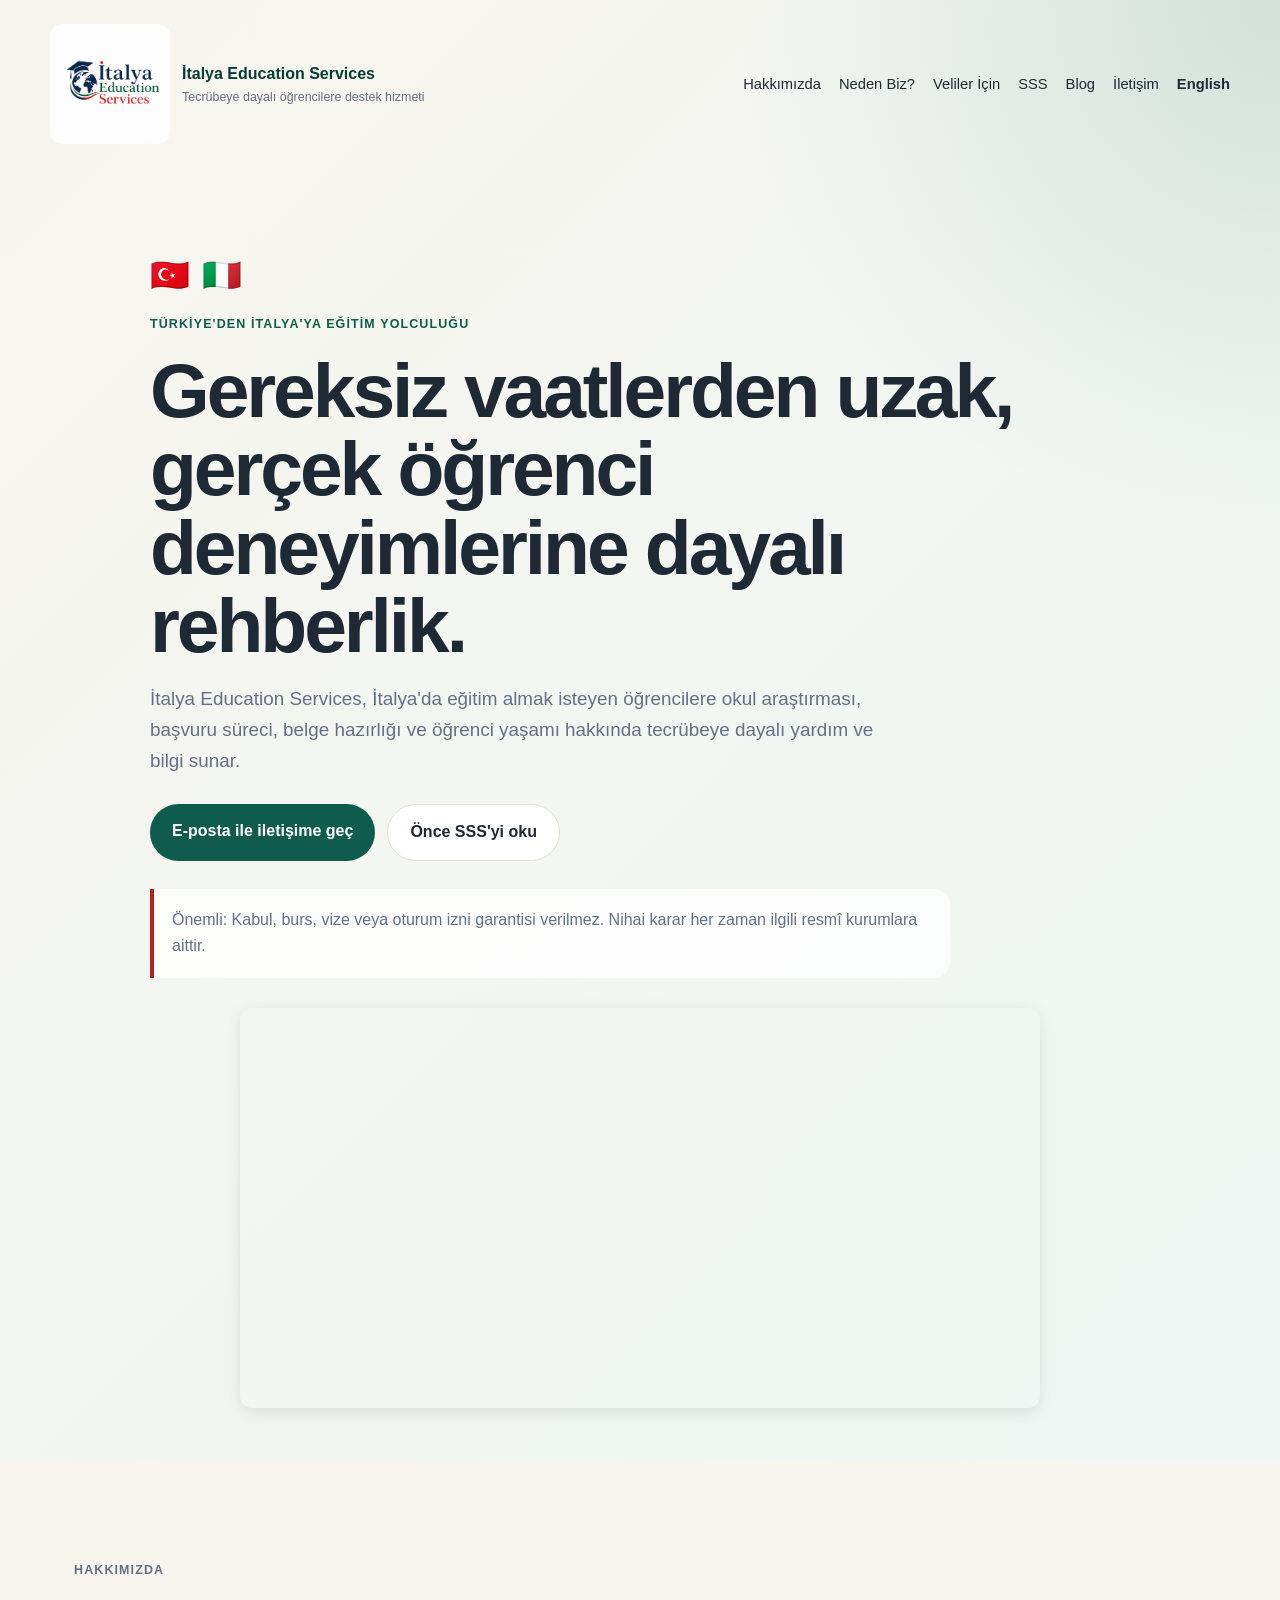
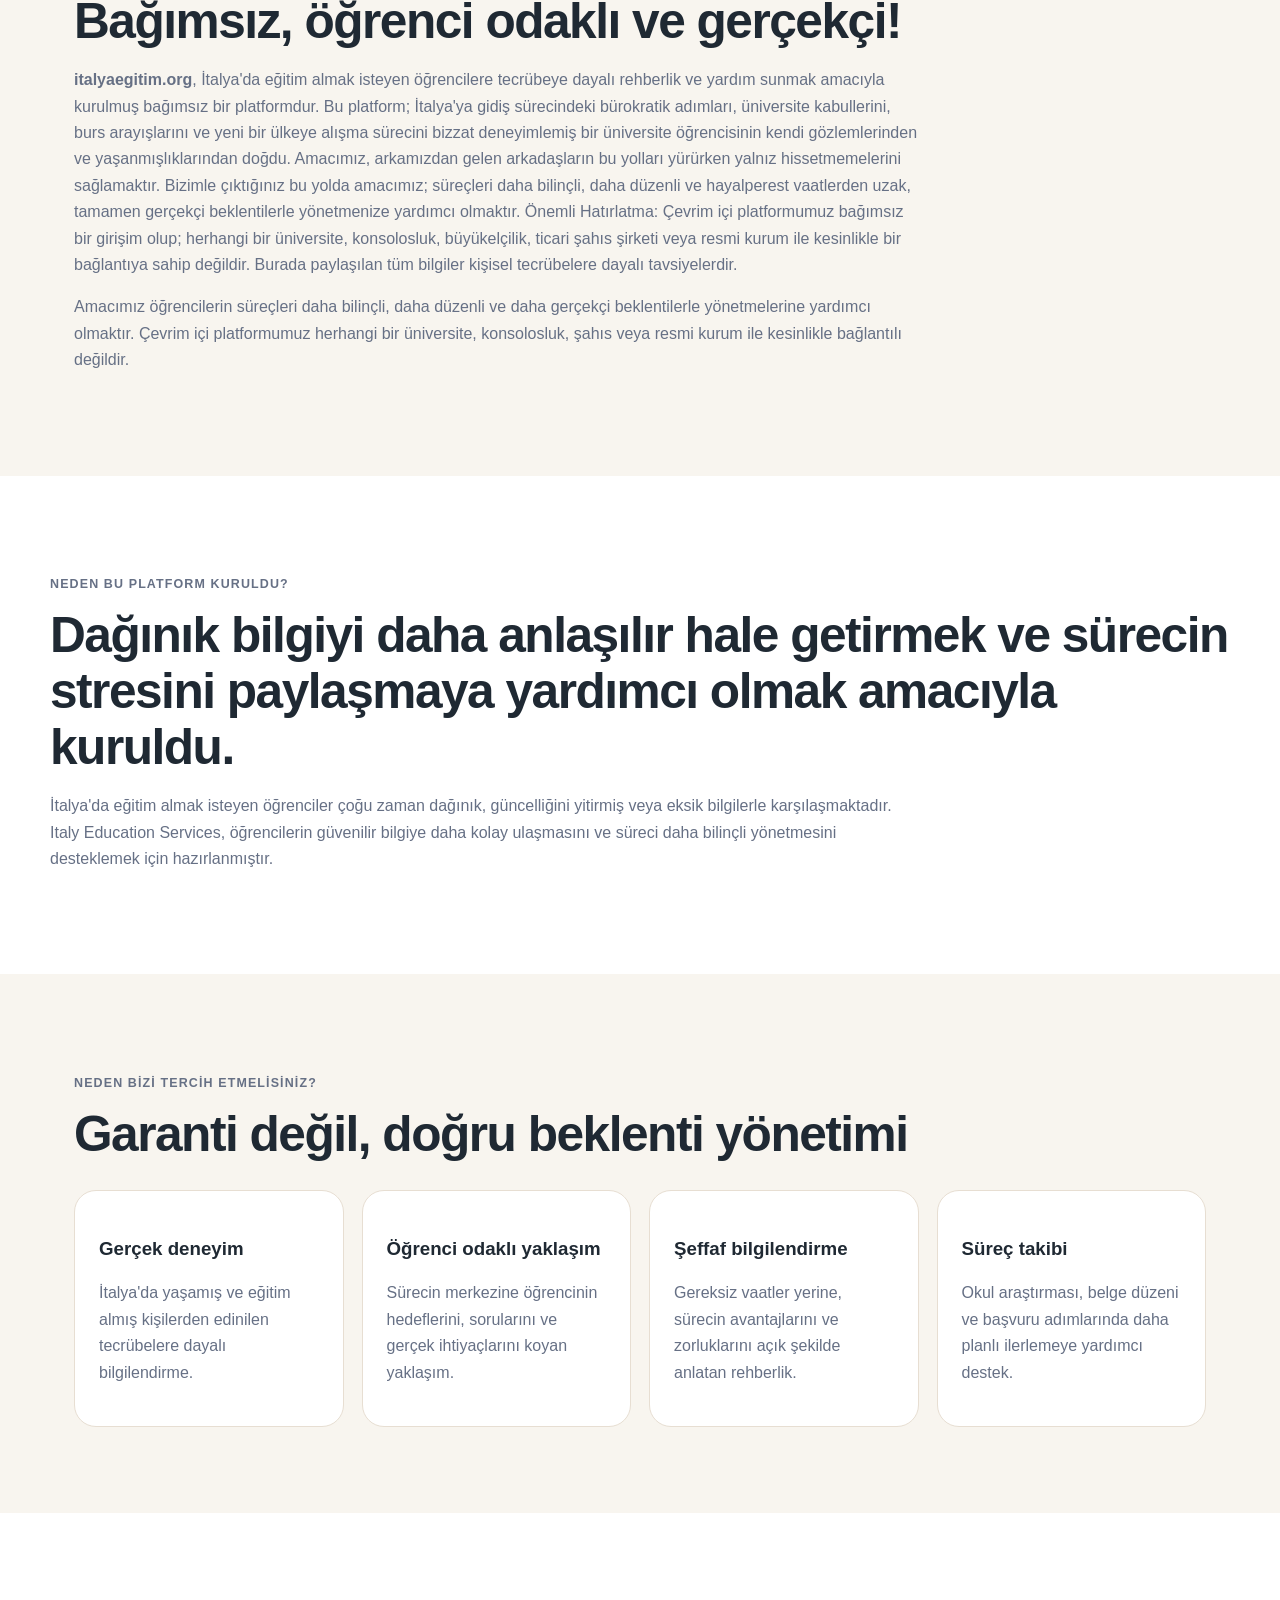
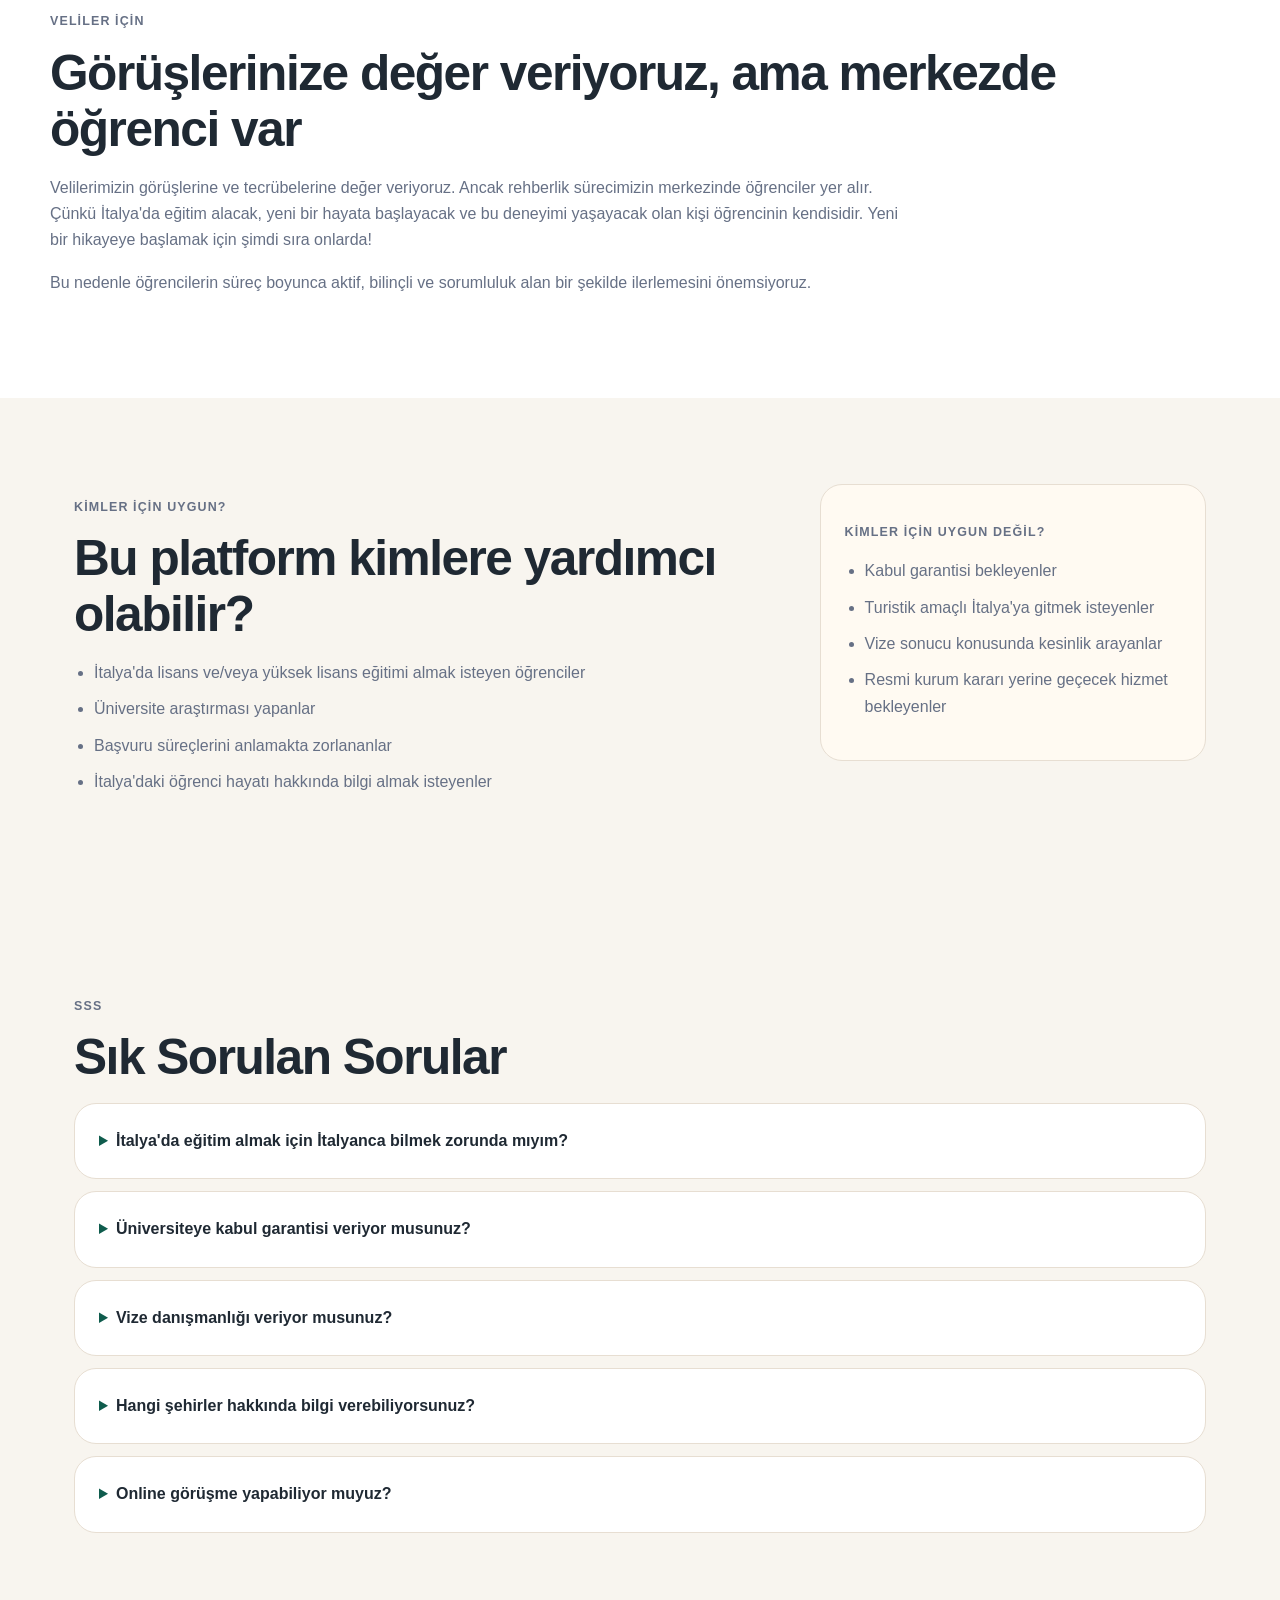
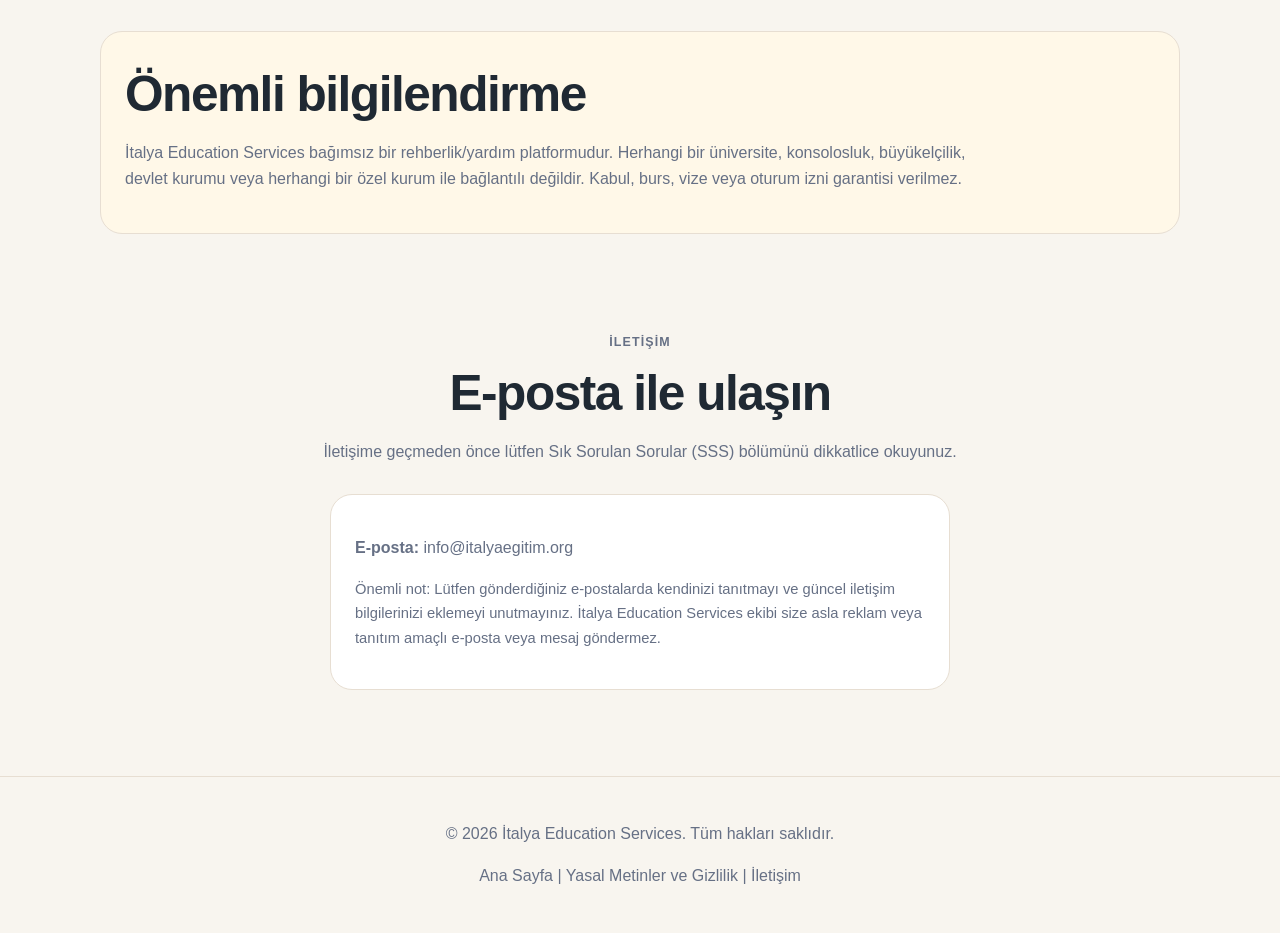
<file: index.html>
<!DOCTYPE html>
<html lang="tr">
<head>
  <meta charset="UTF-8" />
  <meta name="viewport" content="width=device-width, initial-scale=1.0" />
  <title>İtalya Education Services | İtalya'da Eğitim Rehberliği</title>
  <meta name="description" content="İtalya'da eğitim almak isteyen öğrenciler için gereksiz vaatlerden uzak, tecrübeye dayalı rehberlik platformu." />
  <link rel="stylesheet" href="style.css" />
  <link rel="apple-touch-icon" sizes="180x180" href="apple-touch-icon.png">
<link rel="icon" type="image/png" sizes="32x32" href="favicon-32x32.png">
<link rel="icon" type="image/png" sizes="16x16" href="favicon-16x16.png">
<link rel="icon" href="favicon.ico">
<link rel="manifest" href="site.webmanifest">
</head>
<body>
  <header class="hero">
    <nav class="navbar">
      <div class="brand">
        <img src="logo.jpg" alt="Italy Education Services Logo" class="site-logo">        <div>
          <div class="logo-text">İtalya Education Services</div>
          <div class="logo-subtext">Tecrübeye dayalı öğrencilere destek hizmeti</div>
        </div>
      </div>

      <div class="nav-links">
        <a href="#hakkimizda">Hakkımızda</a>
        <a href="#neden">Neden Biz?</a>
        <a href="#veliler">Veliler İçin</a>
        <a href="#sss">SSS</a>
        <a href="blog.html">Blog</a>      
        <a href="#iletisim">İletişim</a>
        <a href="en.html"><strong>English</strong></a> 
      </div>
    </nav>

    <section class="hero-content">
      <div class="flags">
        <span>🇹🇷</span>
        <span>🇮🇹</span>
      </div>
      <p class="eyebrow">Türkiye'den İtalya'ya eğitim yolculuğu</p>
      <h1>Gereksiz vaatlerden uzak, gerçek öğrenci deneyimlerine dayalı rehberlik.</h1>
      <p class="hero-text">
        İtalya Education Services, İtalya'da eğitim almak isteyen öğrencilere okul araştırması,
        başvuru süreci, belge hazırlığı ve öğrenci yaşamı hakkında tecrübeye dayalı yardım ve bilgi sunar.
      </p>
      <div class="hero-buttons">
        <a class="button" href="#iletisim">E-posta ile iletişime geç</a>
        <a class="secondary-button" href="#sss">Önce SSS'yi oku</a>
      </div>
      <p class="notice">
    Önemli: Kabul, burs, vize veya oturum izni garantisi verilmez. Nihai karar her zaman ilgili resmî kurumlara aittir.
   </p>
 
   <div class="video-container">
     <video autoplay loop muted playsinline>
       <source src="jenerik.mp4" type="video/mp4">
       Tarayıcınız video etiketini desteklemiyor.
     </video>
   </div>
 
 </section>
  </header>

  <main>
    <section id="hakkimizda" class="section">
      <p class="section-label">Hakkımızda</p>
      <h2>Bağımsız, öğrenci odaklı ve gerçekçi!</h2>
      <p>
       <strong>italyaegitim.org</strong>, İtalya'da eğitim almak isteyen öğrencilere tecrübeye dayalı rehberlik ve yardım sunmak amacıyla kurulmuş bağımsız bir platformdur.
Bu platform; İtalya'ya gidiş sürecindeki bürokratik adımları, üniversite kabullerini, burs arayışlarını ve yeni bir ülkeye alışma sürecini bizzat deneyimlemiş bir üniversite öğrencisinin kendi gözlemlerinden ve yaşanmışlıklarından doğdu. Amacımız, arkamızdan gelen arkadaşların bu yolları yürürken yalnız hissetmemelerini sağlamaktır.
Bizimle çıktığınız bu yolda amacımız; süreçleri daha bilinçli, daha düzenli ve hayalperest vaatlerden uzak, tamamen gerçekçi beklentilerle yönetmenize yardımcı olmaktır.
Önemli Hatırlatma: Çevrim içi platformumuz bağımsız bir girişim olup; herhangi bir üniversite, konsolosluk, büyükelçilik, ticari şahıs şirketi veya resmi kurum ile kesinlikle bir bağlantıya sahip değildir. Burada paylaşılan tüm bilgiler kişisel tecrübelere dayalı tavsiyelerdir.      </p>
      <p>
        Amacımız öğrencilerin süreçleri daha bilinçli, daha düzenli ve daha gerçekçi beklentilerle
        yönetmelerine yardımcı olmaktır. Çevrim içi platformumuz herhangi bir üniversite, konsolosluk, şahıs veya resmi kurum ile kesinlikle bağlantılı değildir.
      </p>
    </section>

    <section class="section alt">
      <p class="section-label">Neden Bu Platform Kuruldu?</p>
      <h2>Dağınık bilgiyi daha anlaşılır hale getirmek ve sürecin stresini paylaşmaya yardımcı olmak amacıyla kuruldu. </h2>
      <p>
        İtalya'da eğitim almak isteyen öğrenciler çoğu zaman dağınık, güncelliğini yitirmiş veya
        eksik bilgilerle karşılaşmaktadır. Italy Education Services, öğrencilerin güvenilir bilgiye
        daha kolay ulaşmasını ve süreci daha bilinçli yönetmesini desteklemek için hazırlanmıştır.
      </p>
    </section>

    <section id="neden" class="section">
      <p class="section-label">Neden Bizi Tercih Etmelisiniz?</p>
      <h2>Garanti değil, doğru beklenti yönetimi</h2>
      <div class="cards">
        <article class="card">
          <h3>Gerçek deneyim</h3>
          <p>İtalya'da yaşamış ve eğitim almış kişilerden edinilen tecrübelere dayalı bilgilendirme.</p>
        </article>
        <article class="card">
          <h3>Öğrenci odaklı yaklaşım</h3>
          <p>Sürecin merkezine öğrencinin hedeflerini, sorularını ve gerçek ihtiyaçlarını koyan yaklaşım.</p>
        </article>
        <article class="card">
          <h3>Şeffaf bilgilendirme</h3>
          <p>Gereksiz vaatler yerine, sürecin avantajlarını ve zorluklarını açık şekilde anlatan rehberlik.</p>
        </article>
        <article class="card">
          <h3>Süreç takibi</h3>
          <p>Okul araştırması, belge düzeni ve başvuru adımlarında daha planlı ilerlemeye yardımcı destek.</p>
        </article>
      </div>
    </section>

    <section id="veliler" class="section alt">
      <p class="section-label">Veliler İçin</p>
      <h2>Görüşlerinize değer veriyoruz, ama merkezde öğrenci var</h2>
      <p>
        Velilerimizin görüşlerine ve tecrübelerine değer veriyoruz. Ancak rehberlik sürecimizin merkezinde
        öğrenciler yer alır. Çünkü İtalya'da eğitim alacak, yeni bir hayata başlayacak ve bu deneyimi
        yaşayacak olan kişi öğrencinin kendisidir. Yeni bir hikayeye başlamak için şimdi sıra onlarda!
      </p>
      <p>
        Bu nedenle öğrencilerin süreç boyunca aktif, bilinçli ve sorumluluk alan bir şekilde ilerlemesini önemsiyoruz.
      </p>
    </section>

    <section class="section two-column">
      <div>
        <p class="section-label">Kimler İçin Uygun?</p>
        <h2>Bu platform kimlere yardımcı olabilir?</h2>
        <ul class="check-list">
          <li>İtalya'da lisans ve/veya yüksek lisans eğitimi almak isteyen öğrenciler</li>
          <li>Üniversite araştırması yapanlar</li> 
          <li>Başvuru süreçlerini anlamakta zorlananlar</li>
          <li>İtalya'daki öğrenci hayatı hakkında bilgi almak isteyenler</li>
        </ul>
      </div>
      <div class="warning-box">
        <p class="section-label">Kimler İçin Uygun Değil?</p>
        <ul>
          <li>Kabul garantisi bekleyenler</li>
          <li>Turistik amaçlı İtalya'ya gitmek isteyenler</li> 
          <li>Vize sonucu konusunda kesinlik arayanlar</li>
          <li>Resmi kurum kararı yerine geçecek hizmet bekleyenler</li>
        </ul>
      </div>
    </section>

    <section id="sss" class="section faq">
      <p class="section-label">SSS</p>
      <h2>Sık Sorulan Sorular</h2>

      <details>
        <summary>İtalya'da eğitim almak için İtalyanca bilmek zorunda mıyım?</summary>
        <p>Hayır. Programa göre İngilizce veya İtalyanca şartları değişebilir. Ancak günlük yaşamda İtalyanca bilmek sosyal çevre kurmak ve pratik işleri halletmek için büyük avantaj sağlar.</p>
      </details>

      <details>
        <summary>Üniversiteye kabul garantisi veriyor musunuz?</summary>
        <p>Hayır. Üniversitelerin kabul kararları tamamen ilgili kurumlara aittir.</p>
      </details>

      <details>
        <summary>Vize danışmanlığı veriyor musunuz?</summary>
        <p>Hayır. Sunulan hizmet resmi vize danışmanlığı kapsamında değildir. Vize, oturum izni ve resmi kurum kararları hakkında garanti verilmez.</p>
      </details>

      <details>
        <summary>Hangi şehirler hakkında bilgi verebiliyorsunuz?</summary>
        <p>Özellikle Toskana bölgesi, yani Pisa, Floransa ve Siena başta olmak üzere genel olarak İtalya'daki öğrenci yaşamı hakkında deneyim paylaşılmaktadır.</p>
      </details>

      <details>
        <summary>Online görüşme yapabiliyor muyuz?</summary>
        <p>E-posta yoluyla iletişime geçmeniz ve kendinizi kısaca tanıtmanız halinde, yoğunluğa bağlı olarak, genellikle 1 iş günü içinde dönüş yapılır.</p>
      </details>
    </section>

    <section class="section disclaimer">
      <h2>Önemli bilgilendirme</h2>
      <p>
        İtalya Education Services bağımsız bir rehberlik/yardım platformudur. Herhangi bir üniversite, konsolosluk,
        büyükelçilik, devlet kurumu veya herhangi bir özel kurum ile bağlantılı değildir. Kabul, burs, vize veya oturum izni garantisi verilmez. 
      </p>
    </section>

    <section id="iletisim" class="section contact">
      <p class="section-label">İletişim</p>
      <h2>E-posta ile ulaşın</h2>
      <p>
        İletişime geçmeden önce lütfen Sık Sorulan Sorular (SSS) bölümünü dikkatlice okuyunuz.
      </p>
      <div class="contact-box">
        <p><strong>E-posta:</strong> <a href="mailto:info@italyaegitim.org">info@italyaegitim.org</a></p>
        <p class="small-note">
          Önemli not: Lütfen gönderdiğiniz e-postalarda kendinizi tanıtmayı ve güncel iletişim bilgilerinizi eklemeyi unutmayınız. İtalya Education Services ekibi size asla reklam veya tanıtım amaçlı e-posta veya mesaj göndermez.
        </p>
      </div>
    </section>
  </main>

 <footer>
  <p>© 2026 İtalya Education Services. Tüm hakları saklıdır.</p>

  <p>
   <a href="index.html">Ana Sayfa</a>
|
<a href="yasal.html">Yasal Metinler ve Gizlilik</a>
|
<a href="mailto:info@italyaegitim.org">İletişim</a>  </p>
</footer>
</body>
</html>
</file>
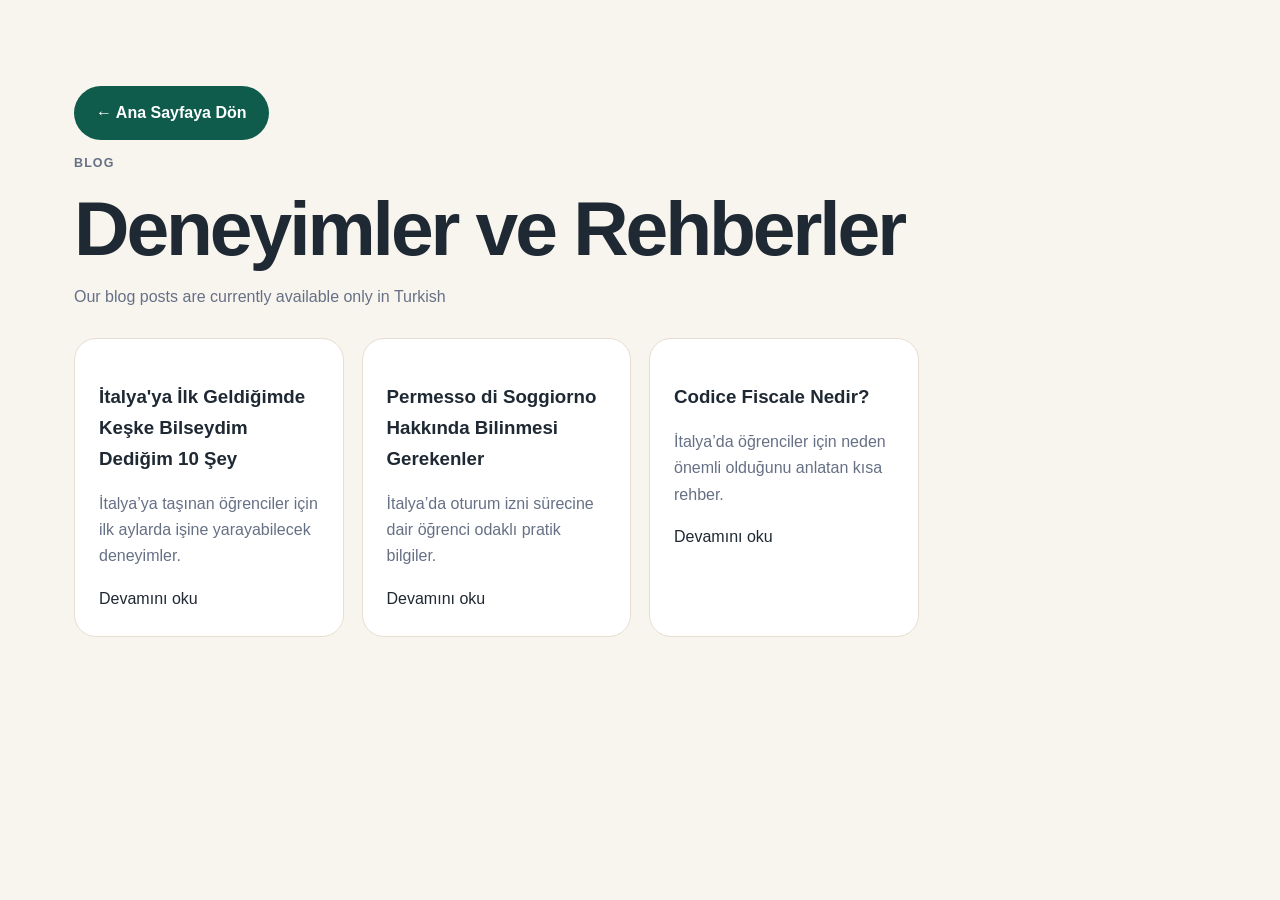
<file: blog.html>
<!DOCTYPE html>
<html lang="tr">
<head>
  <meta charset="UTF-8">
  <meta name="viewport" content="width=device-width, initial-scale=1.0">
  <title>Blog | Italy Education Services</title>
  <link rel="stylesheet" href="style.css">
</head>

<body>
  <section class="section">

    <a href="index.html" class="button">← Ana Sayfaya Dön</a>

    <p class="section-label">Blog</p>
    <h1>Deneyimler ve Rehberler</h1>
    <p>Our blog posts are currently available only in Turkish</p>

    <div class="cards">
      <article class="card">
        <h3>İtalya'ya İlk Geldiğimde Keşke Bilseydim Dediğim 10 Şey</h3>
        <p>İtalya’ya taşınan öğrenciler için ilk aylarda işine yarayabilecek deneyimler.</p>
        <a href="italya-ilk-gunler.html">Devamını oku</a>      </article>
      <article class="card">
        <h3>Permesso di Soggiorno Hakkında Bilinmesi Gerekenler</h3>
        <p>İtalya’da oturum izni sürecine dair öğrenci odaklı pratik bilgiler.</p>
        <a href="permesso.html">Devamını oku</a>
      </article>

      <article class="card">
        <h3>Codice Fiscale Nedir?</h3>
        <p>İtalya’da öğrenciler için neden önemli olduğunu anlatan kısa rehber.</p>
        <a href="codice-fiscale.html">Devamını oku</a>
      </article>
    </div>
  </section>
</body>
</html>
</file>
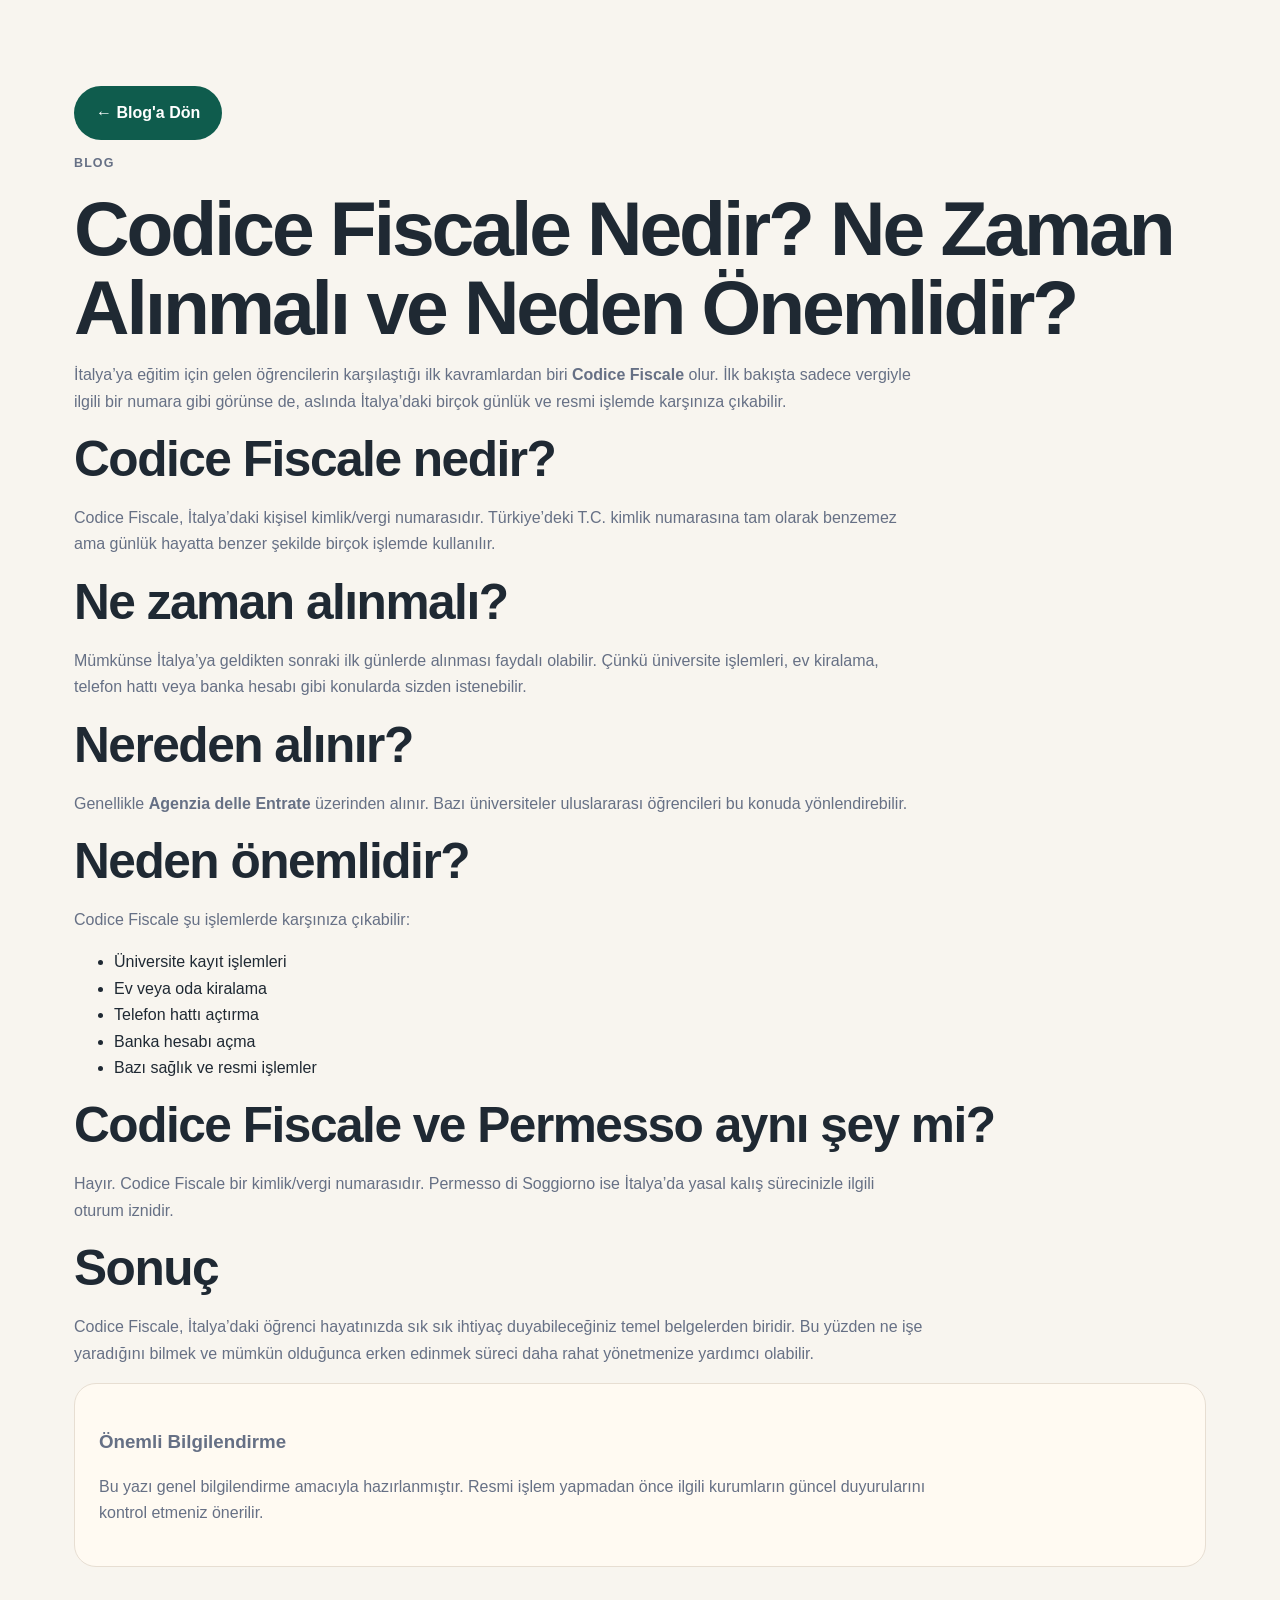
<file: codice-fiscale.html>
<!DOCTYPE html>
<html lang="tr">
<head>
<meta charset="UTF-8">
<meta name="viewport" content="width=device-width, initial-scale=1.0">
<title>Codice Fiscale Nedir? | Italy Education Services</title>
<link rel="stylesheet" href="style.css">
</head>

<body>
<section class="section">

<a href="blog.html" class="button">← Blog'a Dön</a>

<p class="section-label">BLOG</p>

<h1>Codice Fiscale Nedir? Ne Zaman Alınmalı ve Neden Önemlidir?</h1>

<p>
İtalya’ya eğitim için gelen öğrencilerin karşılaştığı ilk kavramlardan biri <strong>Codice Fiscale</strong> olur.
İlk bakışta sadece vergiyle ilgili bir numara gibi görünse de, aslında İtalya’daki birçok günlük ve resmi işlemde karşınıza çıkabilir.
</p>

<h2>Codice Fiscale nedir?</h2>

<p>
Codice Fiscale, İtalya’daki kişisel kimlik/vergi numarasıdır. Türkiye’deki T.C. kimlik numarasına tam olarak benzemez ama günlük hayatta benzer şekilde birçok işlemde kullanılır.
</p>

<h2>Ne zaman alınmalı?</h2>

<p>
Mümkünse İtalya’ya geldikten sonraki ilk günlerde alınması faydalı olabilir. Çünkü üniversite işlemleri, ev kiralama, telefon hattı veya banka hesabı gibi konularda sizden istenebilir.
</p>

<h2>Nereden alınır?</h2>

<p>
Genellikle <strong>Agenzia delle Entrate</strong> üzerinden alınır. Bazı üniversiteler uluslararası öğrencileri bu konuda yönlendirebilir.
</p>

<h2>Neden önemlidir?</h2>

<p>
Codice Fiscale şu işlemlerde karşınıza çıkabilir:
</p>

<ul>
<li>Üniversite kayıt işlemleri</li>
<li>Ev veya oda kiralama</li>
<li>Telefon hattı açtırma</li>
<li>Banka hesabı açma</li>
<li>Bazı sağlık ve resmi işlemler</li>
</ul>

<h2>Codice Fiscale ve Permesso aynı şey mi?</h2>

<p>
Hayır. Codice Fiscale bir kimlik/vergi numarasıdır. Permesso di Soggiorno ise İtalya’da yasal kalış sürecinizle ilgili oturum iznidir.
</p>

<h2>Sonuç</h2>

<p>
Codice Fiscale, İtalya’daki öğrenci hayatınızda sık sık ihtiyaç duyabileceğiniz temel belgelerden biridir.
Bu yüzden ne işe yaradığını bilmek ve mümkün olduğunca erken edinmek süreci daha rahat yönetmenize yardımcı olabilir.
</p>

<div class="warning-box">
<h3>Önemli Bilgilendirme</h3>
<p>
Bu yazı genel bilgilendirme amacıyla hazırlanmıştır. Resmi işlem yapmadan önce ilgili kurumların güncel duyurularını kontrol etmeniz önerilir.
</p>
</div>

</section>
</body>
</html>
</file>
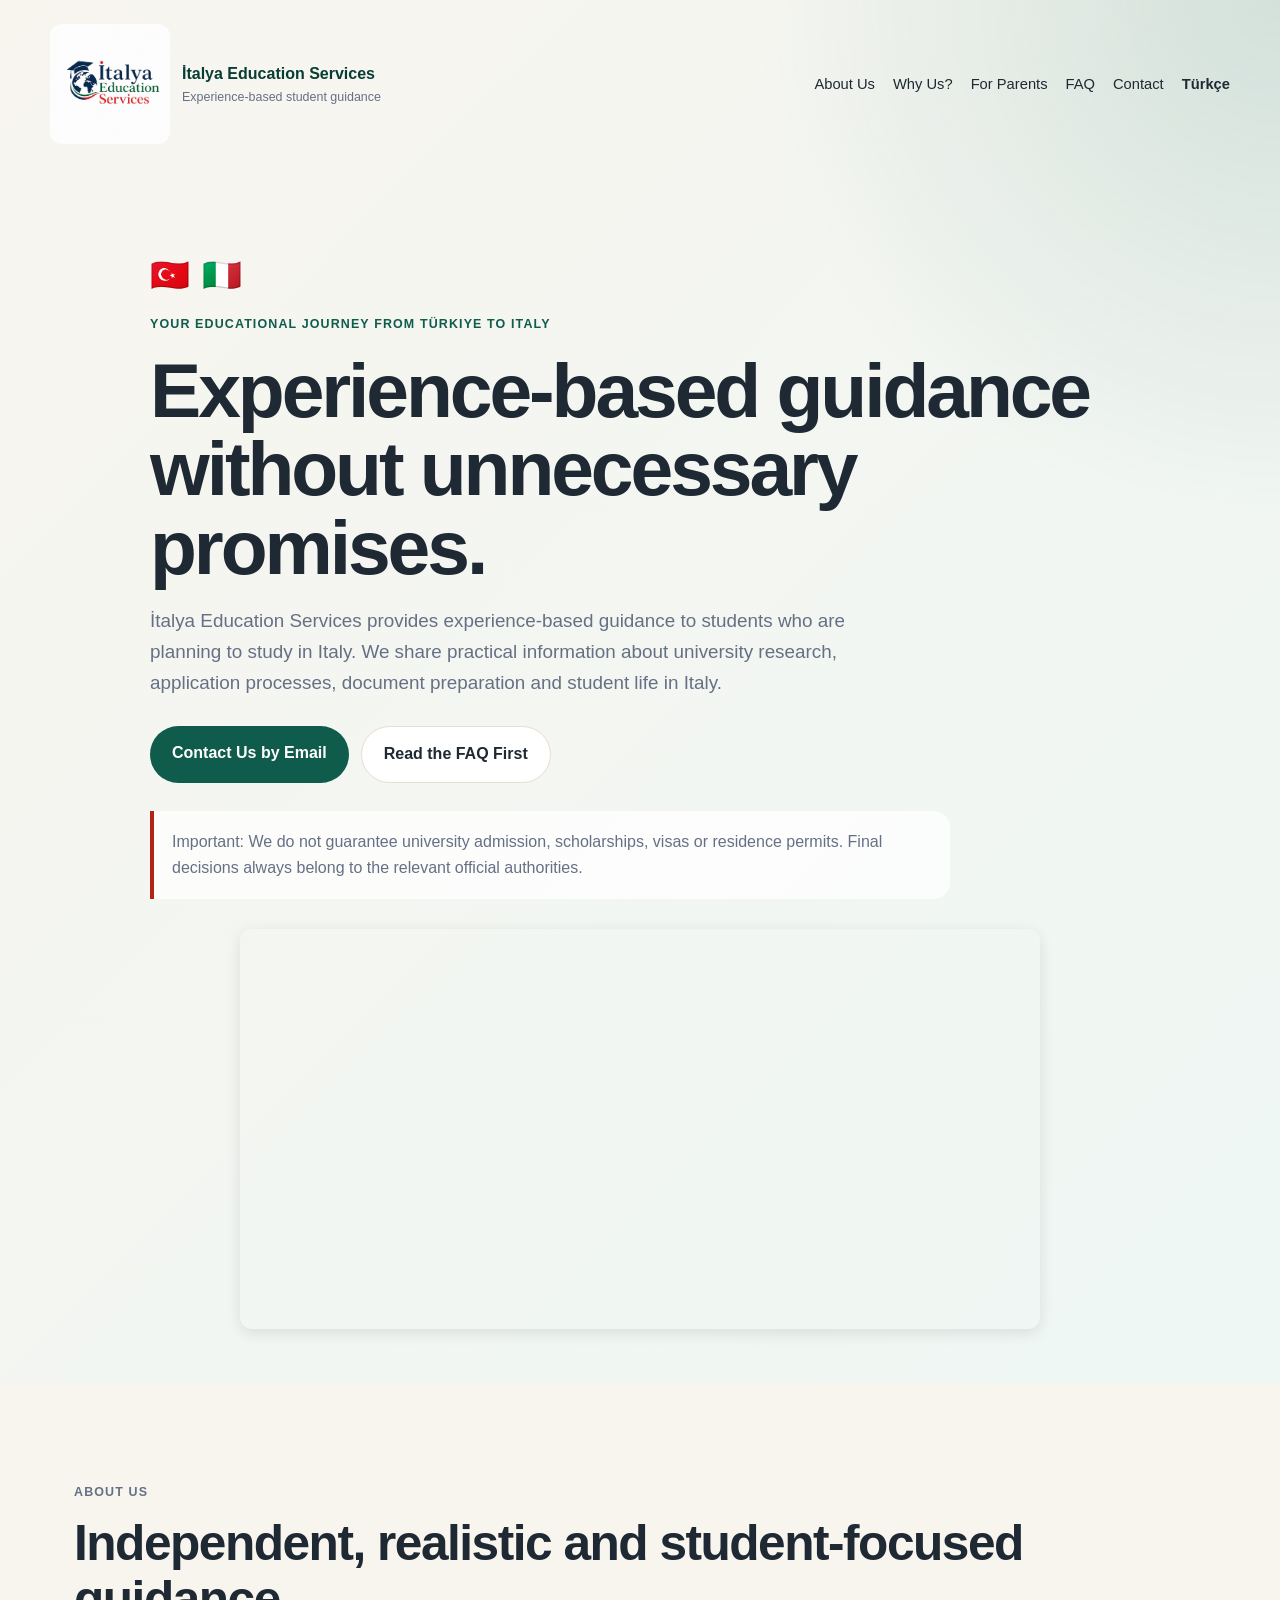
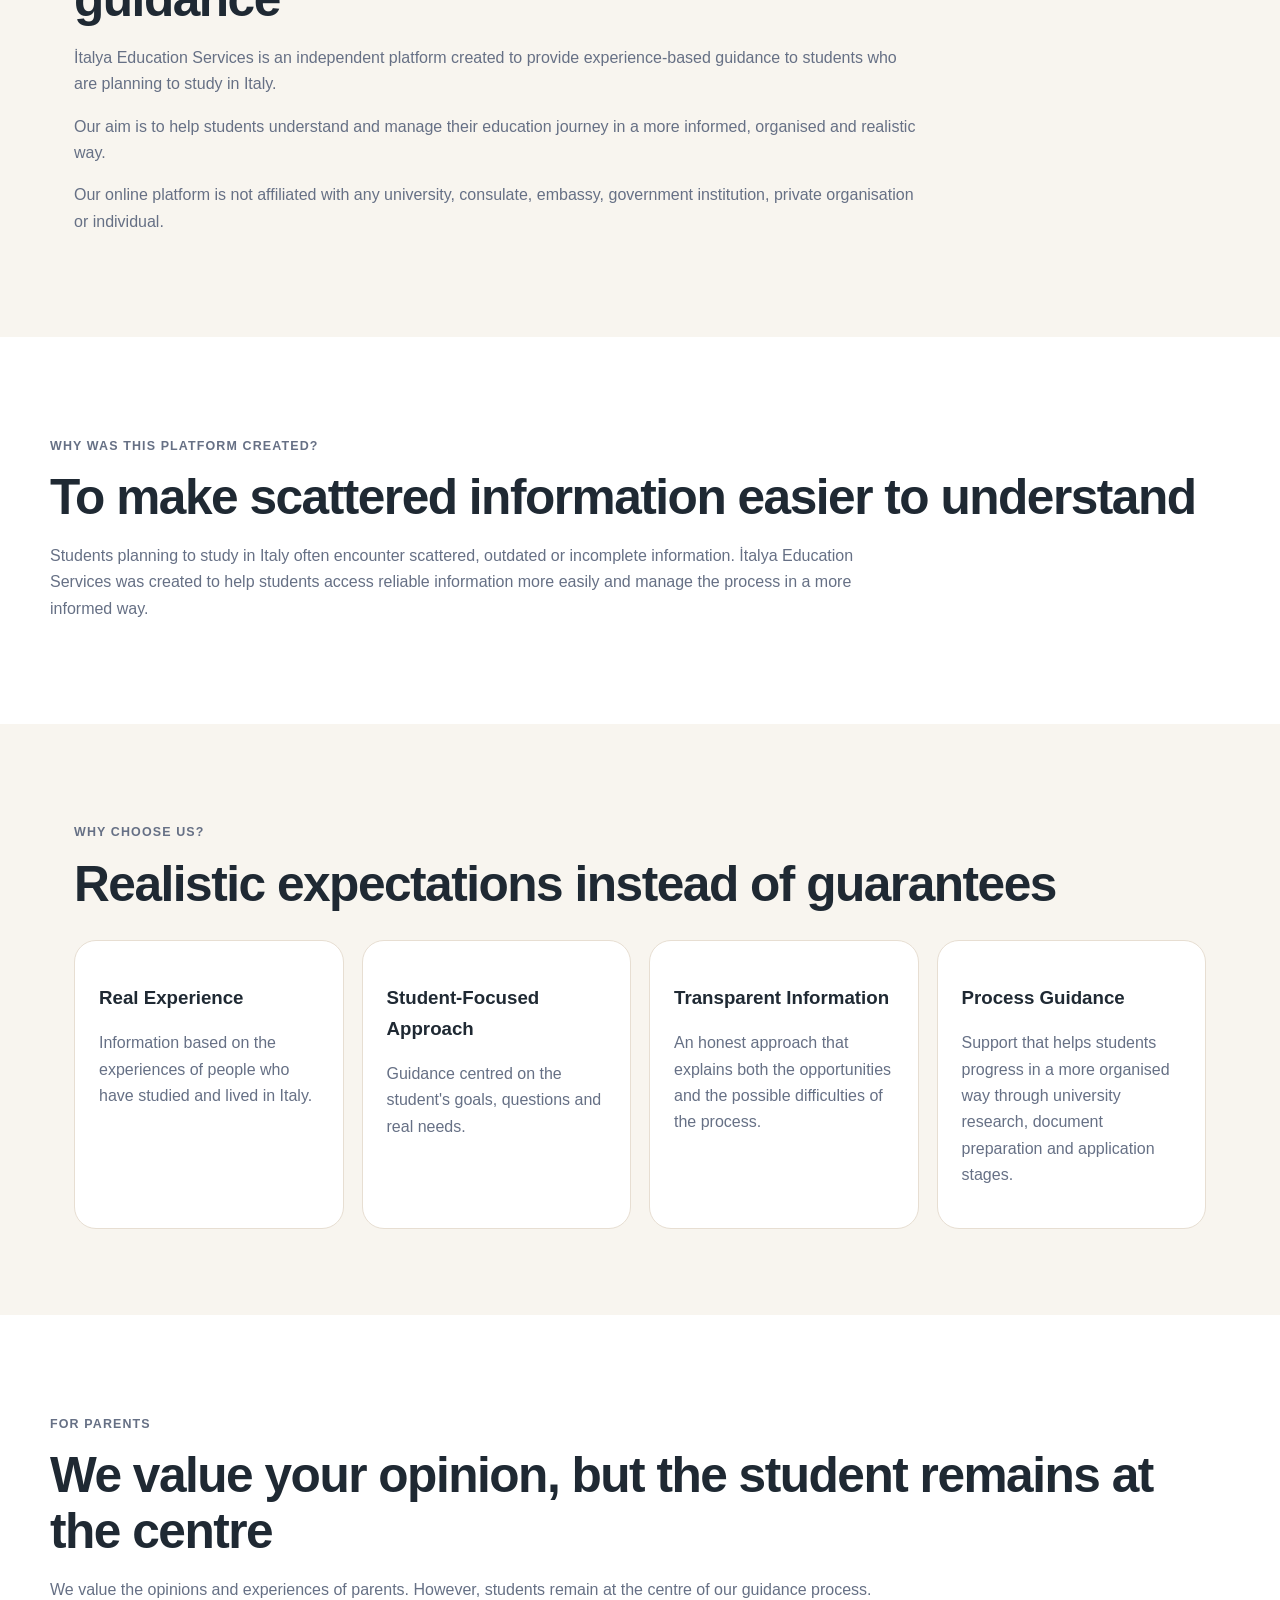
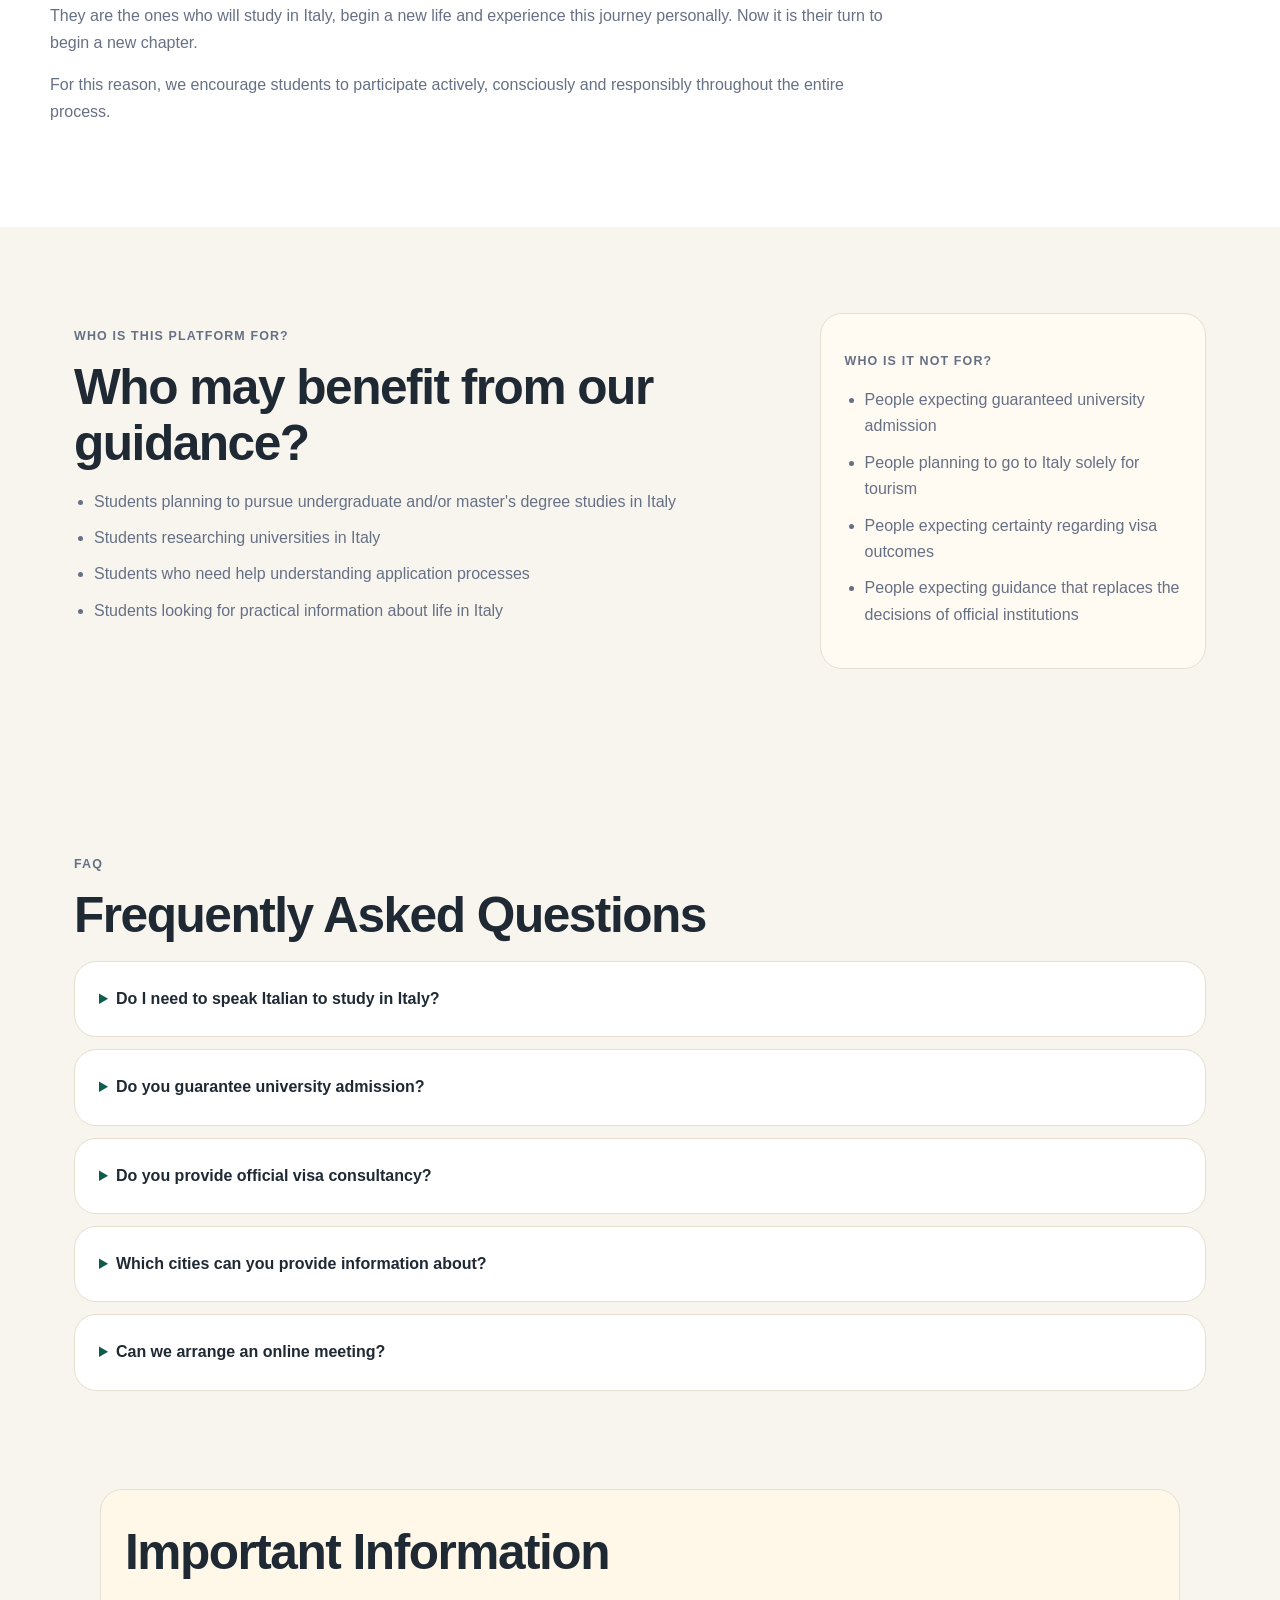
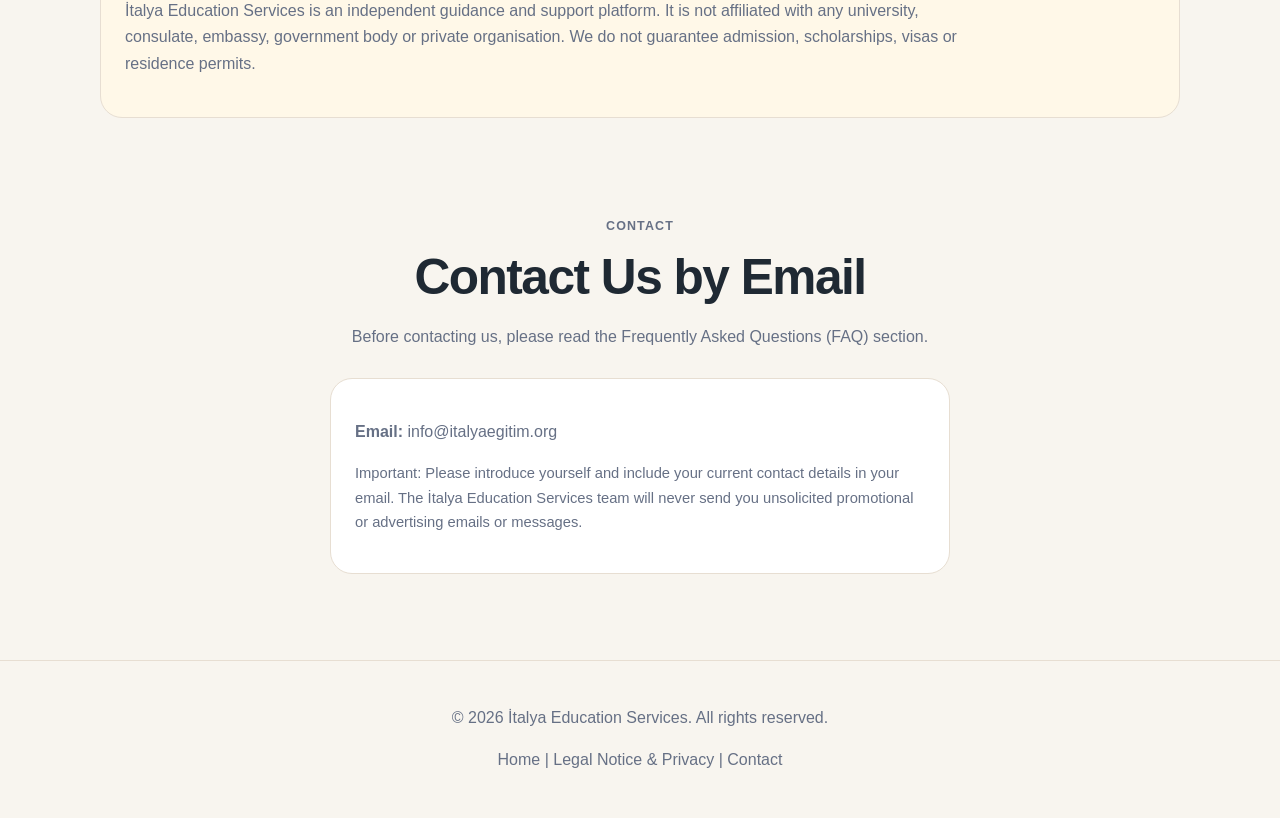
<file: en.html>
<!DOCTYPE html>

<html lang="en">
<head>
  <meta charset="UTF-8">
  <meta name="viewport" content="width=device-width, initial-scale=1.0">

  <title>İtalya Education Services | Guidance for Studying in Italy</title>

  <meta name="description" content="Experience-based guidance for students who are planning to study and live in Italy.">

  <link rel="stylesheet" href="style.css">

  <link rel="apple-touch-icon" sizes="180x180" href="apple-touch-icon.png">
  <link rel="icon" type="image/png" sizes="32x32" href="favicon-32x32.png">
  <link rel="icon" type="image/png" sizes="16x16" href="favicon-16x16.png">
  <link rel="icon" href="favicon.ico">
  <link rel="manifest" href="site.webmanifest">
</head>

<body>

<header class="hero">

  <nav class="navbar">


<div class="brand">
  <img src="logo.jpg" alt="İtalya Education Services Logo" class="site-logo">

  <div>
    <div class="logo-text">İtalya Education Services</div>
    <div class="logo-subtext">Experience-based student guidance</div>
  </div>
</div>
    
<div class="nav-links">
  <a href="#about">About Us</a>
  <a href="#why-us">Why Us?</a>
  <a href="#parents">For Parents</a>
  <a href="#faq">FAQ</a> 
  <a href="#contact">Contact</a>
  <a href="index.html"><strong>Türkçe</strong></a>
</div>


  </nav>

  <section class="hero-content">


<div class="flags">
  <span>🇹🇷</span>
  <span>🇮🇹</span>
</div>

<p class="eyebrow"> Your educational journey from Türkiye to Italy</p>

<h1>
  Experience-based guidance without unnecessary promises.
</h1>

<p class="hero-text">
  İtalya Education Services provides experience-based guidance to students
  who are planning to study in Italy. We share practical information about
  university research, application processes, document preparation and
  student life in Italy.
</p>

<div class="hero-buttons">
  <a class="button" href="#contact">Contact Us by Email</a>
  <a class="secondary-button" href="#faq">Read the FAQ First</a>
</div>

  <p class="notice">
  Important: We do not guarantee university admission, scholarships,
  visas or residence permits. Final decisions always belong to the
  relevant official authorities.
</p>
    
<div class="video-container">
     <video autoplay loop muted playsinline>
       <source src="jenerik.mp4" type="video/mp4">
       Your browser does not support the video tag.
     </video>
   </div>
    
  </section>

</header>

<main>

  <section id="about" class="section">


<p class="section-label">About Us</p>

<h2>
  Independent, realistic and student-focused guidance
</h2>

<p>
  İtalya Education Services is an independent platform created to provide
  experience-based guidance to students who are planning to study in Italy.
</p>

<p>
  Our aim is to help students understand and manage their education journey
  in a more informed, organised and realistic way.
</p>

<p>
  <p>
  Our online platform is not affiliated with any university, consulate,
  embassy, government institution, private organisation or individual.
</p>


  </section>

  <section class="section alt">


<p class="section-label">Why Was This Platform Created?</p>

<h2>
  To make scattered information easier to understand
</h2>

<p>
  <p>
  Students planning to study in Italy often encounter scattered,
  outdated or incomplete information. İtalya Education Services was
  created to help students access reliable information more easily
  and manage the process in a more informed way.
</p>


  </section>

  <section id="why-us" class="section">


<p class="section-label">Why Choose Us?</p>

<h2>
  Realistic expectations instead of guarantees
</h2>

<div class="cards">

  <article class="card">
    <h3>Real Experience</h3>
    <p>
      Information based on the experiences of people who have studied and
      lived in Italy.
    </p>
  </article>

  <article class="card">
    <h3>Student-Focused Approach</h3>
    <p>
      Guidance centred on the student's goals, questions and real needs.
    </p>
  </article>

  <article class="card">
    <h3>Transparent Information</h3>
    <p>
      An honest approach that explains both the opportunities and the
      possible difficulties of the process.
    </p>
  </article>

  <article class="card">
  <h3>Process Guidance</h3>
  <p>
    Support that helps students progress in a more organised way through
    university research, document preparation and application stages.
  </p>
</article>
</div>


  </section>

  <section id="parents" class="section alt">


<p class="section-label">For Parents</p>

<h2>
  We value your opinion, but the student remains at the centre
</h2>

<p>
  We value the opinions and experiences of parents. However, students
  remain at the centre of our guidance process. They are the ones who
  will study in Italy, begin a new life and experience this journey
  personally. Now it is their turn to begin a new chapter.
</p>

<p>
  For this reason, we encourage students to participate actively,
  consciously and responsibly throughout the entire process.
</p>


  </section>

  <section class="section two-column">


<div>

  <p class="section-label">Who Is This Platform For?</p>

  <h2>
    Who may benefit from our guidance?
  </h2>

  <ul class="check-list">
    <li>Students planning to pursue undergraduate and/or master's degree studies in Italy</li>
    <li>Students researching universities in Italy</li>
    <li>Students who need help understanding application processes</li>
    <li>Students looking for practical information about life in Italy</li>
  </ul>

</div>

<div class="warning-box">

  <p class="section-label">Who Is It Not For?</p>

  <ul>
  <li>People expecting guaranteed university admission</li>
  <li>People planning to go to Italy solely for tourism</li>
  <li>People expecting certainty regarding visa outcomes</li>
  <li>People expecting guidance that replaces the decisions of official institutions</li>
</ul>
</div>


  </section>

  <section id="faq" class="section faq">


<p class="section-label">FAQ</p>

<h2>Frequently Asked Questions</h2>

<details>
  <summary>Do I need to speak Italian to study in Italy?</summary>
  <p>
    Not necessarily. Language requirements depend on the programme. Some
    programmes are taught in English, while others require Italian.
    However, speaking Italian can make daily life, social interaction and
    practical matters considerably easier.
  </p>
</details>

<details>
  <summary>Do you guarantee university admission?</summary>
  <p>
    No. Admission decisions are made exclusively by the relevant
    universities and institutions.
  </p>
</details>

<details>
  <summary>Do you provide official visa consultancy?</summary>
  <p>
    No. The information provided is for general guidance and does not
    constitute official visa or legal consultancy.
  </p>
</details>

<details>
  <summary>Which cities can you provide information about?</summary>
  <p>
    We primarily share experience relating to Tuscany, including Pisa,
    Florence and Siena, as well as general information about student life
    in Italy.
  </p>
</details>

<details>
  <summary>Can we arrange an online meeting?</summary>
  <p>
    You may contact us by email and briefly introduce yourself.
    Depending on our workload, we generally respond within one business day.
  </p>
</details>
  </section>

 <section class="section disclaimer">

  <h2>Important Information</h2>

  <p>
    İtalya Education Services is an independent guidance and support
    platform. It is not affiliated with any university, consulate,
    embassy, government body or private organisation. We do not
    guarantee admission, scholarships, visas or residence permits.
  </p>

</section>
  <section id="contact" class="section contact">


<p class="section-label">Contact</p>

<h2>Contact Us by Email</h2>

<p>
  Before contacting us, please read the Frequently Asked Questions (FAQ) section.
</p>

<div class="contact-box">

  <p>
    <strong>Email:</strong>
    <a href="mailto:info@italyaegitim.org">
      info@italyaegitim.org
    </a>
  </p>

  <p class="small-note">
  Important: Please introduce yourself and include your current contact
  details in your email. The İtalya Education Services team will never
  send you unsolicited promotional or advertising emails or messages.
</p>
</div>


  </section>

</main>

<footer>

    <p>
      © 2026 İtalya Education Services. All rights reserved.
    </p>

    <p>
      <a href="en.html">Home</a>
      |
      <a href="legal.html">Legal Notice & Privacy</a>
      |
      <a href="mailto:info@italyaegitim.org">Contact</a>
    </p>

  </footer>
  
</body>
</html>
</file>
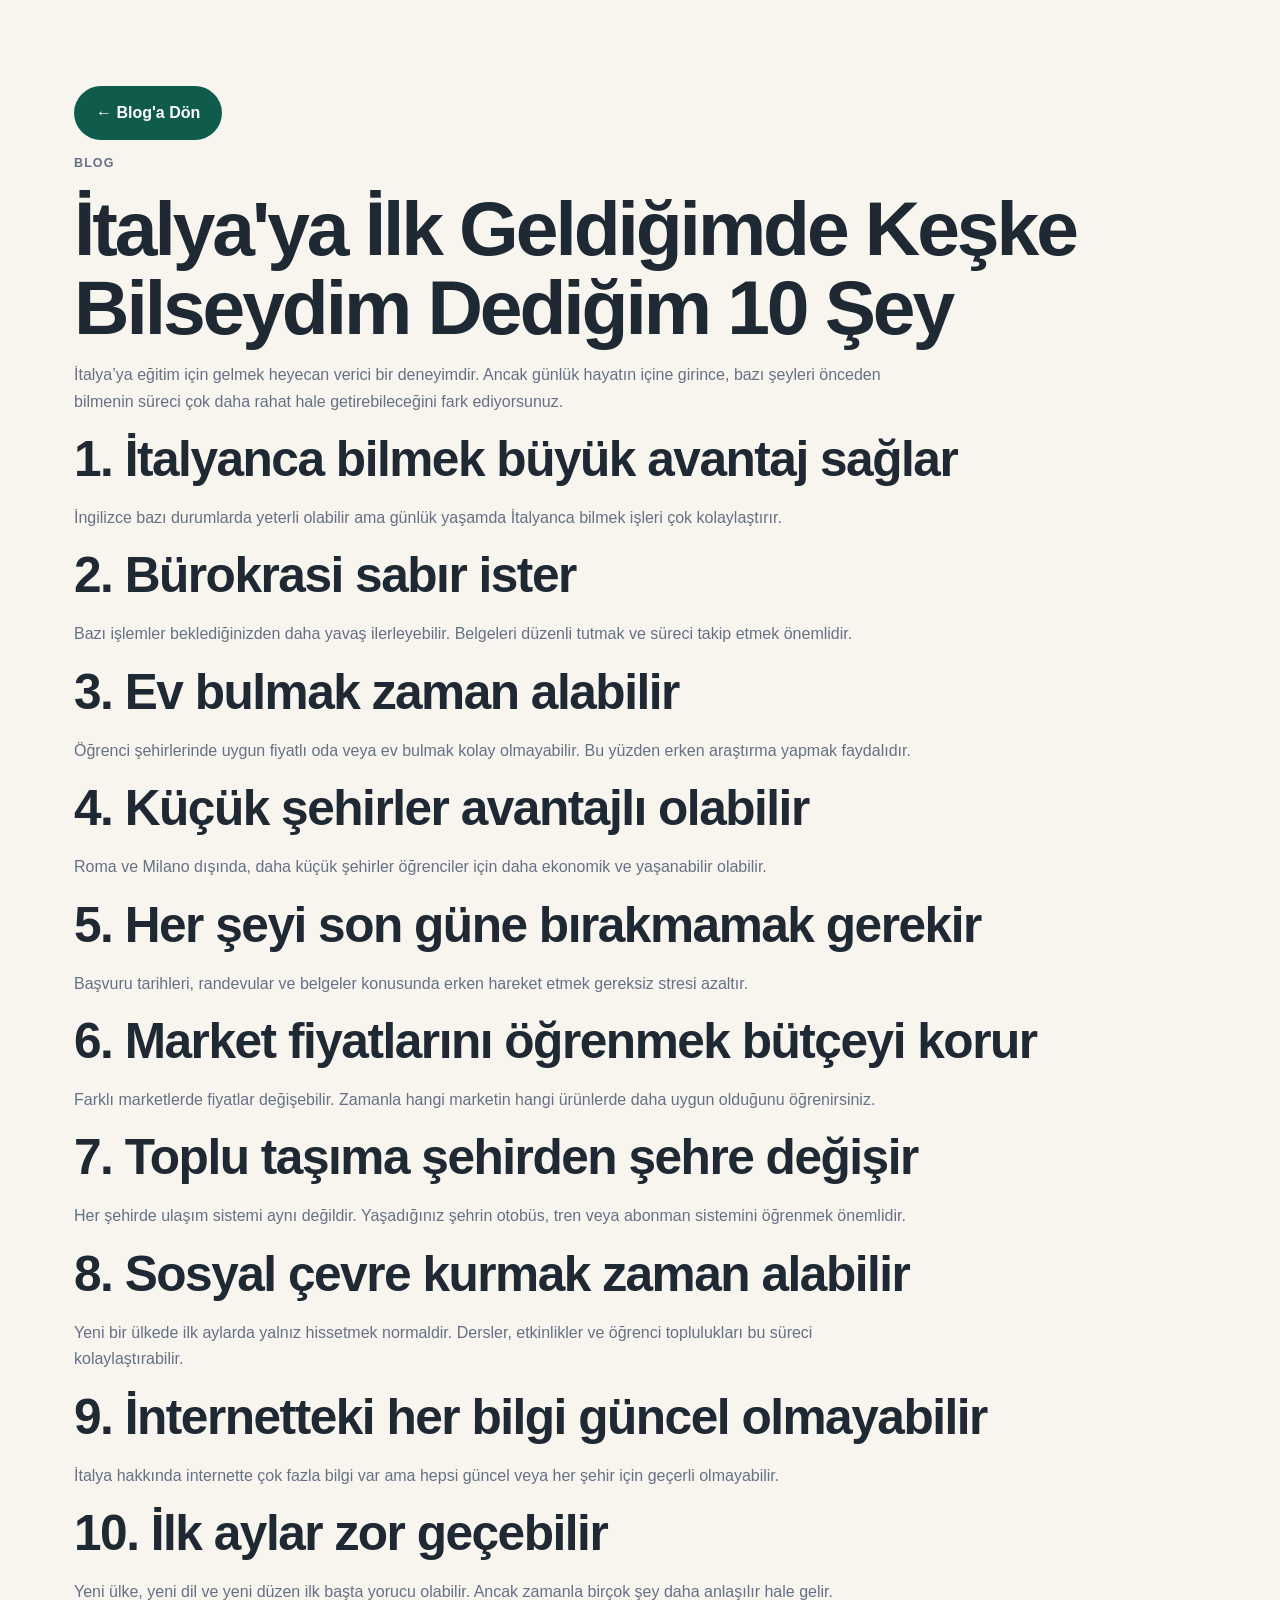
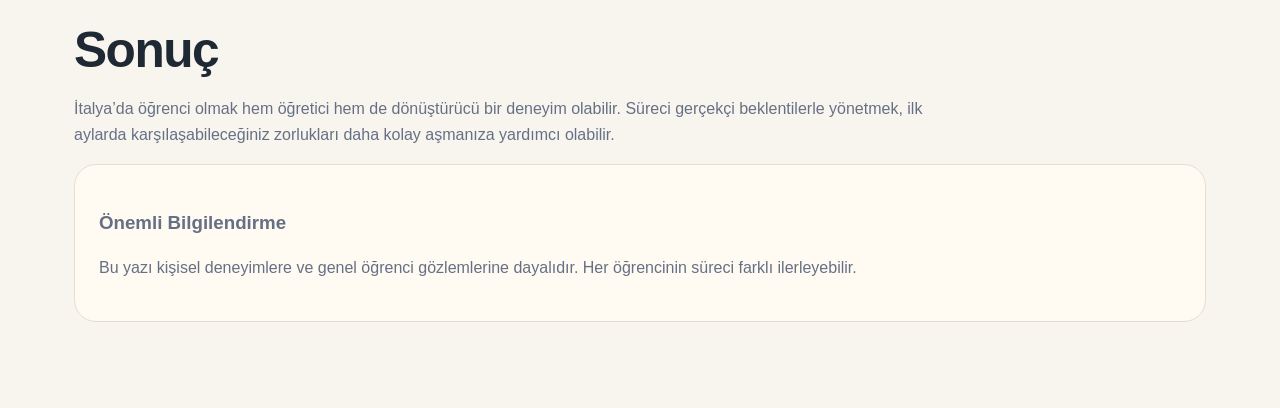
<file: ilk-geldigimde-keske-bilseydim.html>
<!DOCTYPE html>
<html lang="tr">
<head>
<meta charset="UTF-8">
<meta name="viewport" content="width=device-width, initial-scale=1.0">
<title>İtalya'ya İlk Geldiğimde Keşke Bilseydim Dediğim 10 Şey | Italy Education Services</title>
<link rel="stylesheet" href="style.css">
</head>

<body>
<section class="section">

<a href="blog.html" class="button">← Blog'a Dön</a>

<p class="section-label">BLOG</p>

<h1>İtalya'ya İlk Geldiğimde Keşke Bilseydim Dediğim 10 Şey</h1>

<p>
İtalya’ya eğitim için gelmek heyecan verici bir deneyimdir. Ancak günlük hayatın içine girince, bazı şeyleri önceden bilmenin süreci çok daha rahat hale getirebileceğini fark ediyorsunuz.
</p>

<h2>1. İtalyanca bilmek büyük avantaj sağlar</h2>
<p>
İngilizce bazı durumlarda yeterli olabilir ama günlük yaşamda İtalyanca bilmek işleri çok kolaylaştırır.
</p>

<h2>2. Bürokrasi sabır ister</h2>
<p>
Bazı işlemler beklediğinizden daha yavaş ilerleyebilir. Belgeleri düzenli tutmak ve süreci takip etmek önemlidir.
</p>

<h2>3. Ev bulmak zaman alabilir</h2>
<p>
Öğrenci şehirlerinde uygun fiyatlı oda veya ev bulmak kolay olmayabilir. Bu yüzden erken araştırma yapmak faydalıdır.
</p>

<h2>4. Küçük şehirler avantajlı olabilir</h2>
<p>
Roma ve Milano dışında, daha küçük şehirler öğrenciler için daha ekonomik ve yaşanabilir olabilir.
</p>

<h2>5. Her şeyi son güne bırakmamak gerekir</h2>
<p>
Başvuru tarihleri, randevular ve belgeler konusunda erken hareket etmek gereksiz stresi azaltır.
</p>

<h2>6. Market fiyatlarını öğrenmek bütçeyi korur</h2>
<p>
Farklı marketlerde fiyatlar değişebilir. Zamanla hangi marketin hangi ürünlerde daha uygun olduğunu öğrenirsiniz.
</p>

<h2>7. Toplu taşıma şehirden şehre değişir</h2>
<p>
Her şehirde ulaşım sistemi aynı değildir. Yaşadığınız şehrin otobüs, tren veya abonman sistemini öğrenmek önemlidir.
</p>

<h2>8. Sosyal çevre kurmak zaman alabilir</h2>
<p>
Yeni bir ülkede ilk aylarda yalnız hissetmek normaldir. Dersler, etkinlikler ve öğrenci toplulukları bu süreci kolaylaştırabilir.
</p>

<h2>9. İnternetteki her bilgi güncel olmayabilir</h2>
<p>
İtalya hakkında internette çok fazla bilgi var ama hepsi güncel veya her şehir için geçerli olmayabilir.
</p>

<h2>10. İlk aylar zor geçebilir</h2>
<p>
Yeni ülke, yeni dil ve yeni düzen ilk başta yorucu olabilir. Ancak zamanla birçok şey daha anlaşılır hale gelir.
</p>

<h2>Sonuç</h2>

<p>
İtalya’da öğrenci olmak hem öğretici hem de dönüştürücü bir deneyim olabilir. Süreci gerçekçi beklentilerle yönetmek, ilk aylarda karşılaşabileceğiniz zorlukları daha kolay aşmanıza yardımcı olabilir.
</p>

<div class="warning-box">
<h3>Önemli Bilgilendirme</h3>
<p>
Bu yazı kişisel deneyimlere ve genel öğrenci gözlemlerine dayalıdır. Her öğrencinin süreci farklı ilerleyebilir.
</p>
</div>

</section>
</body>
</html>
</file>
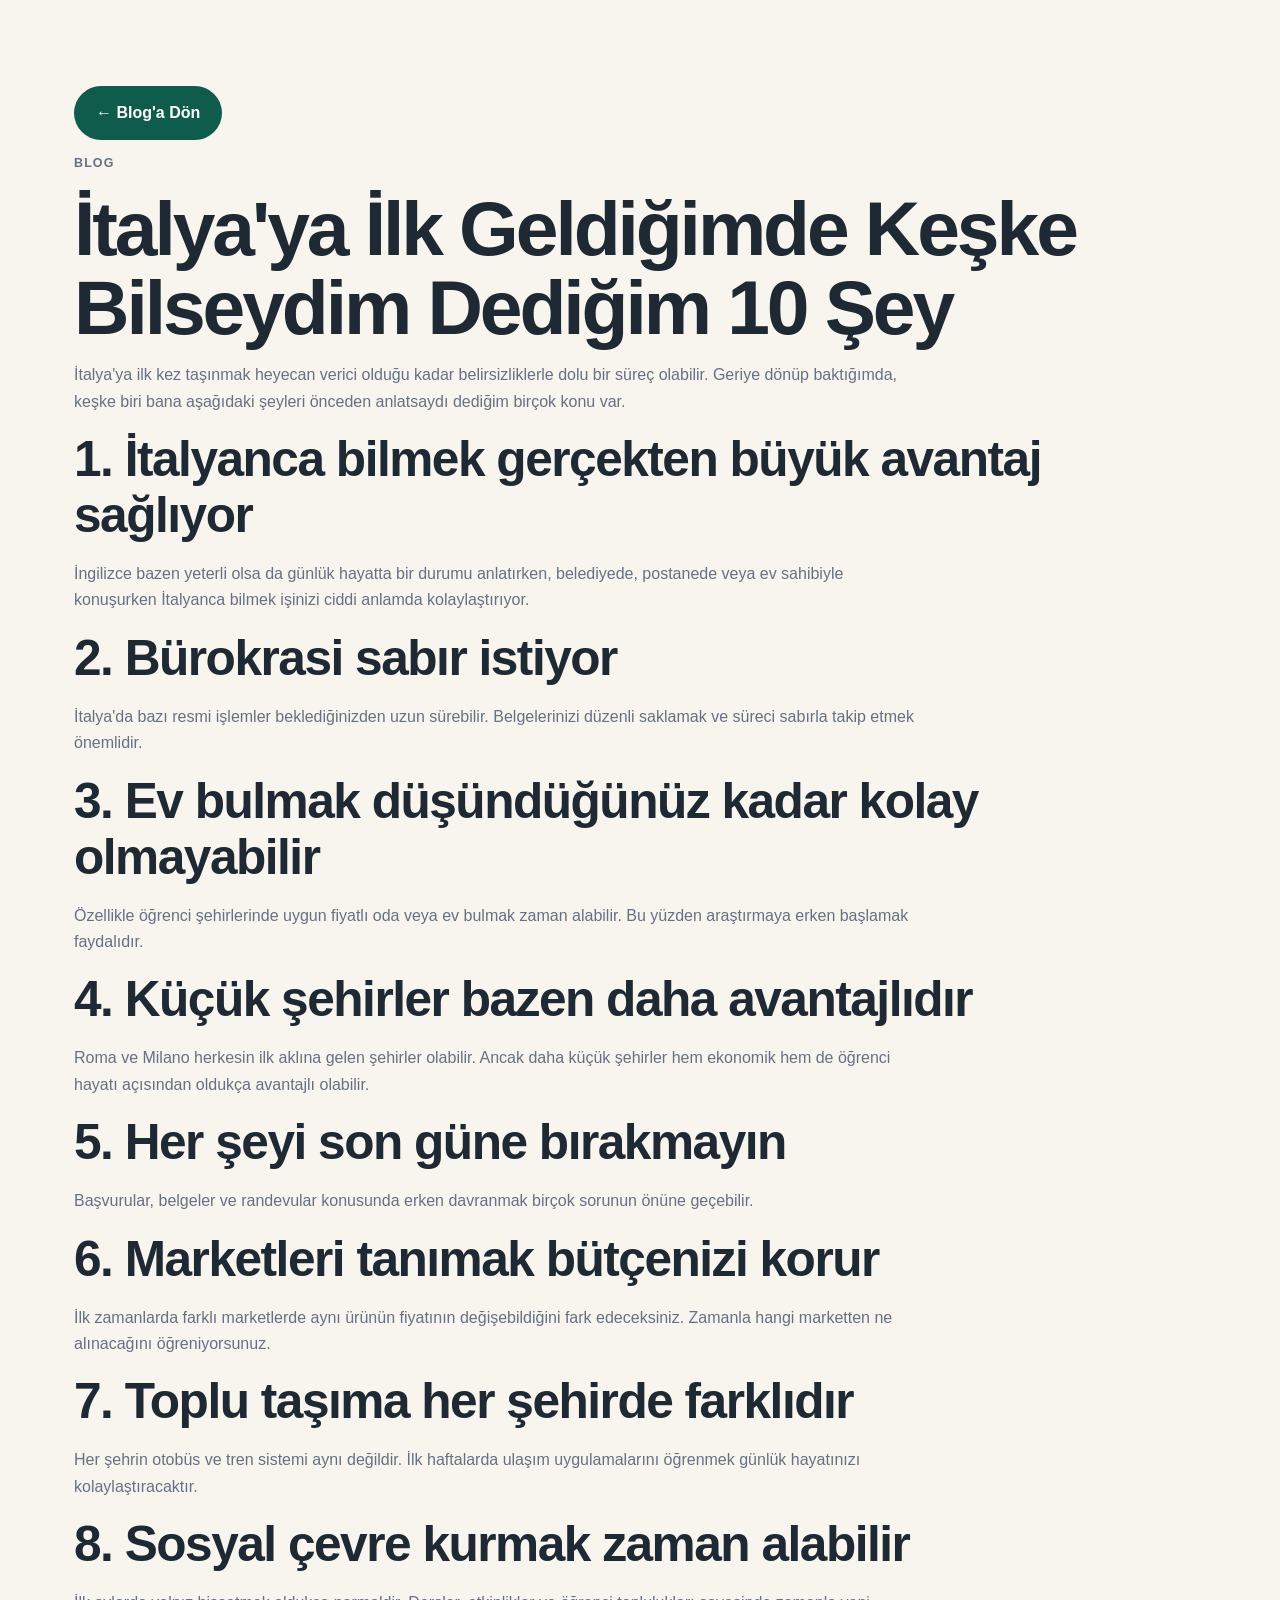
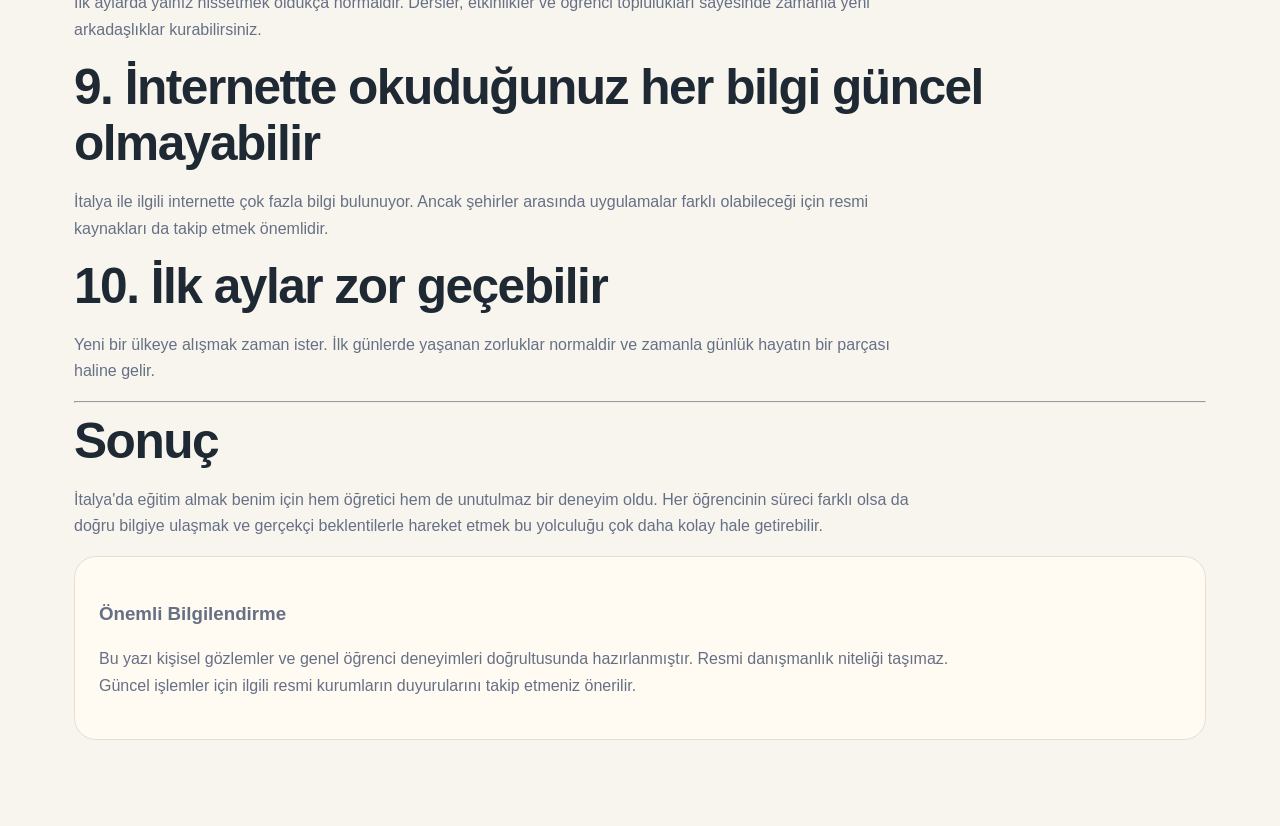
<file: italya-ilk-gunler.html>
<!DOCTYPE html>
<html lang="tr">
<head>
<meta charset="UTF-8">
<meta name="viewport" content="width=device-width, initial-scale=1.0">
<title>İtalya'ya İlk Geldiğimde Keşke Bilseydim Dediğim 10 Şey | Italy Education Services</title>
<link rel="stylesheet" href="style.css">
</head>

<body>

<section class="section">

<a href="blog.html" class="button">← Blog'a Dön</a>

<p class="section-label">BLOG</p>

<h1>İtalya'ya İlk Geldiğimde Keşke Bilseydim Dediğim 10 Şey</h1>

<p>
İtalya'ya ilk kez taşınmak heyecan verici olduğu kadar belirsizliklerle dolu bir süreç olabilir. Geriye dönüp baktığımda, keşke biri bana aşağıdaki şeyleri önceden anlatsaydı dediğim birçok konu var.
</p>

<h2>1. İtalyanca bilmek gerçekten büyük avantaj sağlıyor</h2>

<p>
İngilizce bazen yeterli olsa da günlük hayatta bir durumu anlatırken, belediyede, postanede veya ev sahibiyle konuşurken İtalyanca bilmek işinizi ciddi anlamda kolaylaştırıyor.
</p>

<h2>2. Bürokrasi sabır istiyor</h2>

<p>
İtalya'da bazı resmi işlemler beklediğinizden uzun sürebilir. Belgelerinizi düzenli saklamak ve süreci sabırla takip etmek önemlidir.
</p>

<h2>3. Ev bulmak düşündüğünüz kadar kolay olmayabilir</h2>

<p>
Özellikle öğrenci şehirlerinde uygun fiyatlı oda veya ev bulmak zaman alabilir. Bu yüzden araştırmaya erken başlamak faydalıdır.
</p>

<h2>4. Küçük şehirler bazen daha avantajlıdır</h2>

<p>
Roma ve Milano herkesin ilk aklına gelen şehirler olabilir. Ancak daha küçük şehirler hem ekonomik hem de öğrenci hayatı açısından oldukça avantajlı olabilir.
</p>

<h2>5. Her şeyi son güne bırakmayın</h2>

<p>
Başvurular, belgeler ve randevular konusunda erken davranmak birçok sorunun önüne geçebilir.
</p>

<h2>6. Marketleri tanımak bütçenizi korur</h2>

<p>
İlk zamanlarda farklı marketlerde aynı ürünün fiyatının değişebildiğini fark edeceksiniz. Zamanla hangi marketten ne alınacağını öğreniyorsunuz.
</p>

<h2>7. Toplu taşıma her şehirde farklıdır</h2>

<p>
Her şehrin otobüs ve tren sistemi aynı değildir. İlk haftalarda ulaşım uygulamalarını öğrenmek günlük hayatınızı kolaylaştıracaktır.
</p>

<h2>8. Sosyal çevre kurmak zaman alabilir</h2>

<p>
İlk aylarda yalnız hissetmek oldukça normaldir. Dersler, etkinlikler ve öğrenci toplulukları sayesinde zamanla yeni arkadaşlıklar kurabilirsiniz.
</p>

<h2>9. İnternette okuduğunuz her bilgi güncel olmayabilir</h2>

<p>
İtalya ile ilgili internette çok fazla bilgi bulunuyor. Ancak şehirler arasında uygulamalar farklı olabileceği için resmi kaynakları da takip etmek önemlidir.
</p>

<h2>10. İlk aylar zor geçebilir</h2>

<p>
Yeni bir ülkeye alışmak zaman ister. İlk günlerde yaşanan zorluklar normaldir ve zamanla günlük hayatın bir parçası haline gelir.
</p>

<hr>

<h2>Sonuç</h2>

<p>
İtalya'da eğitim almak benim için hem öğretici hem de unutulmaz bir deneyim oldu. Her öğrencinin süreci farklı olsa da doğru bilgiye ulaşmak ve gerçekçi beklentilerle hareket etmek bu yolculuğu çok daha kolay hale getirebilir.
</p>

<div class="warning-box">

<h3>Önemli Bilgilendirme</h3>

<p>
Bu yazı kişisel gözlemler ve genel öğrenci deneyimleri doğrultusunda hazırlanmıştır. Resmi danışmanlık niteliği taşımaz. Güncel işlemler için ilgili resmi kurumların duyurularını takip etmeniz önerilir.
</p>

</div>

</section>

</body>
</html>
</file>
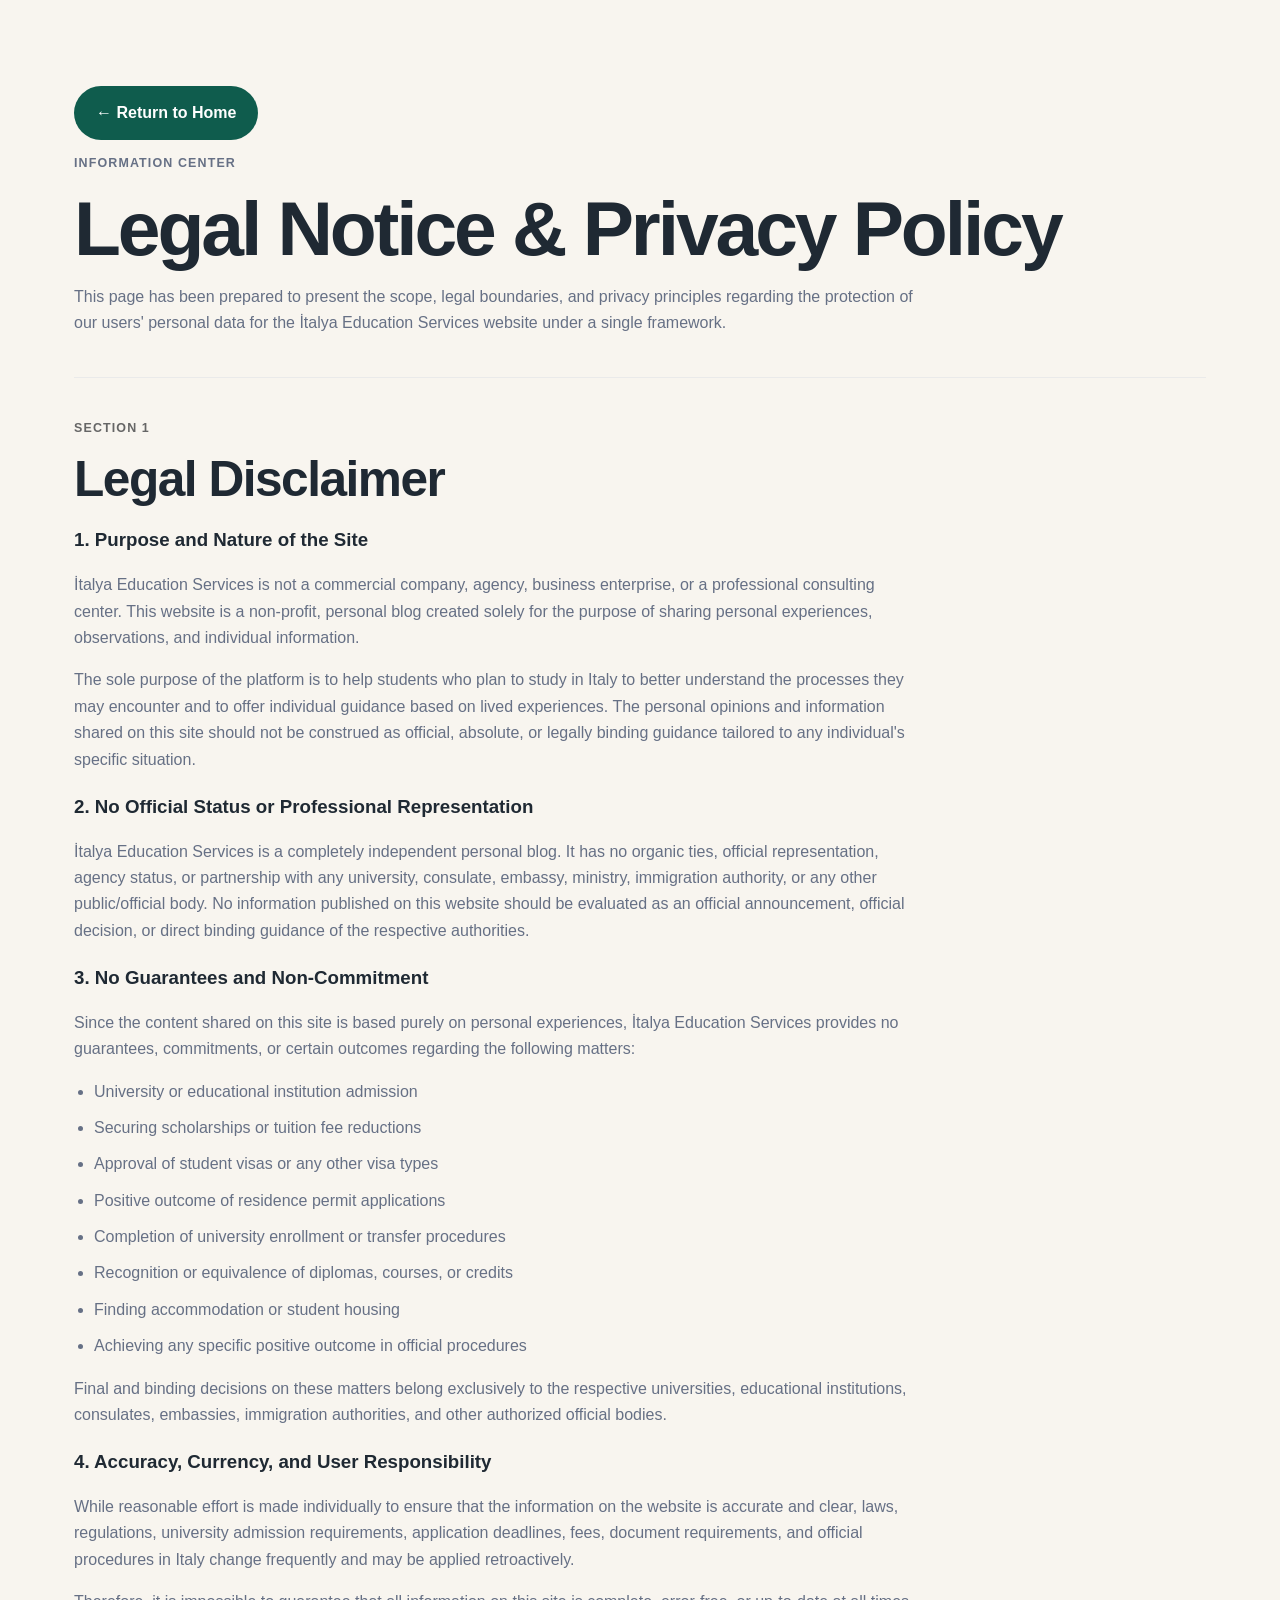
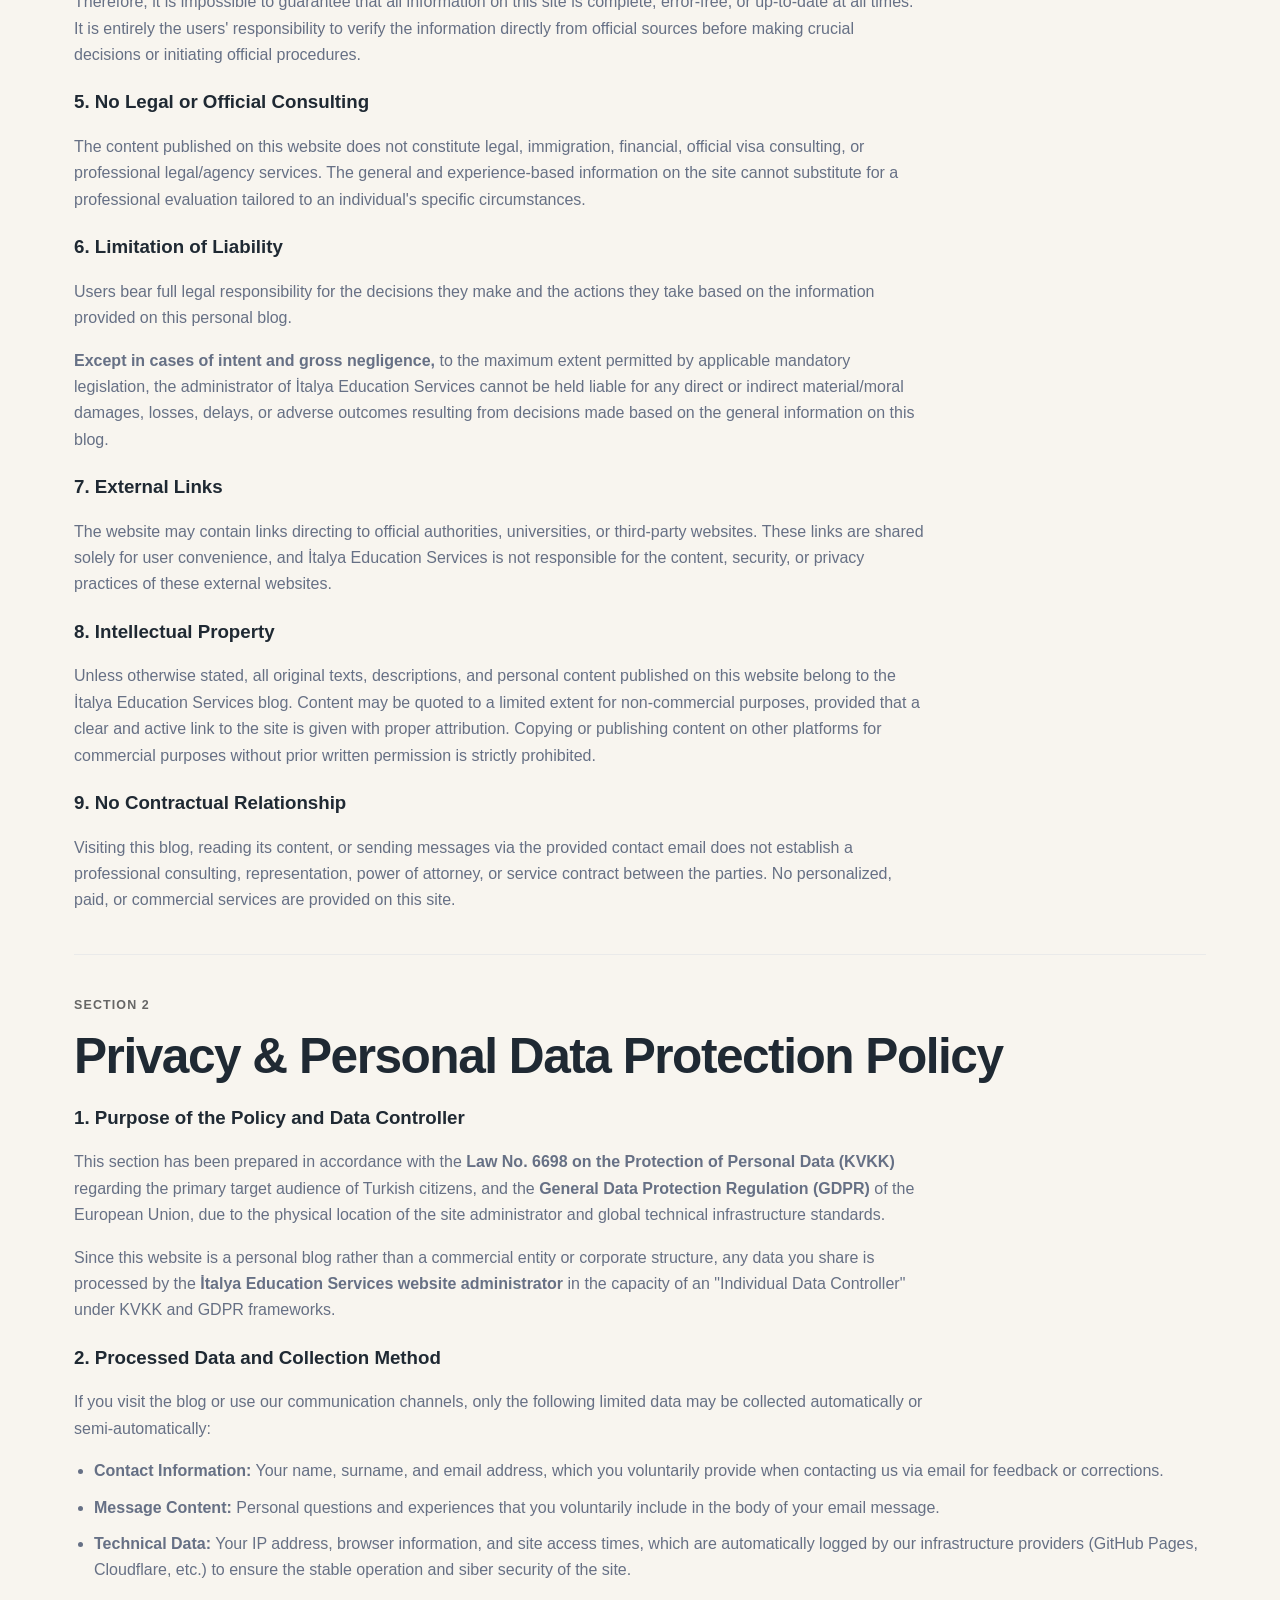
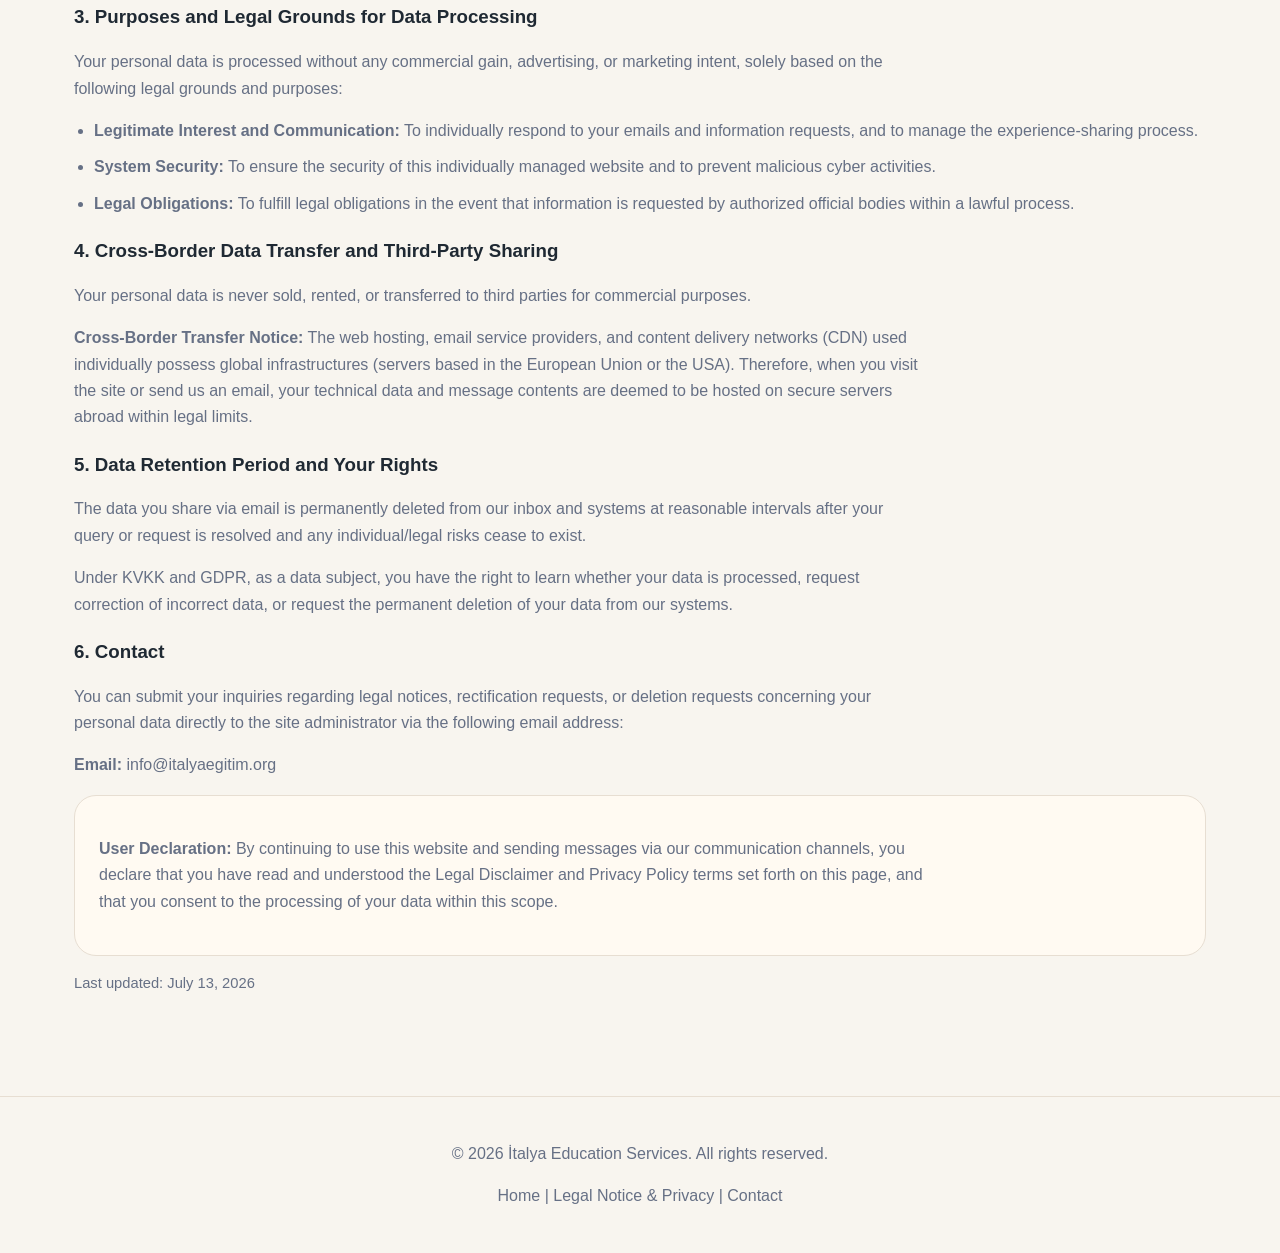
<file: legal.html>
<!DOCTYPE html>
<html lang="en">

<head>
  <meta charset="UTF-8">

  <meta
    name="viewport"
    content="width=device-width, initial-scale=1.0"
  >

  <title>
    Legal Notice & Privacy Policy | İtalya Education Services
  </title>

  <meta
    name="description"
    content="Legal disclaimer and privacy policy of the İtalya Education Services personal blog."
  >

  <link rel="stylesheet" href="style.css">

  <link
    rel="apple-touch-icon"
    sizes="180x180"
    href="apple-touch-icon.png"
  >

  <link
    rel="icon"
    type="image/png"
    sizes="32x32"
    href="favicon-32x32.png"
  >

  <link
    rel="icon"
    type="image/png"
    sizes="16x16"
    href="favicon-16x16.png"
  >

  <link rel="icon" href="favicon.ico">
  <link rel="manifest" href="site.webmanifest">
</head>

<body>

  <main>

    <section class="section">

      <a href="index.html" class="button">
        ← Return to Home
      </a>

      <p class="section-label">
        Information Center
      </p>

      <h1>Legal Notice & Privacy Policy</h1>

      <p>
        This page has been prepared to present the scope, legal boundaries, and privacy principles regarding the protection of our users' personal data for the İtalya Education Services website under a single framework.
      </p>

      <hr style="margin: 40px 0; border: 0; border-top: 1px solid #eaeaea;">

      <!-- SECTION 1: DISCLAIMER -->
      <p class="section-label" style="color: #666;">Section 1</p>
      <h2>Legal Disclaimer</h2>

      <h3>1. Purpose and Nature of the Site</h3>
      <p>
        İtalya Education Services is not a commercial company, agency, business enterprise, or a professional consulting center. This website is a non-profit, personal blog created solely for the purpose of sharing personal experiences, observations, and individual information.
      </p>
      <p>
        The sole purpose of the platform is to help students who plan to study in Italy to better understand the processes they may encounter and to offer individual guidance based on lived experiences. The personal opinions and information shared on this site should not be construed as official, absolute, or legally binding guidance tailored to any individual's specific situation.
      </p>

      <h3>2. No Official Status or Professional Representation</h3>
      <p>
        İtalya Education Services is a completely independent personal blog. It has no organic ties, official representation, agency status, or partnership with any university, consulate, embassy, ministry, immigration authority, or any other public/official body. No information published on this website should be evaluated as an official announcement, official decision, or direct binding guidance of the respective authorities.
      </p>

      <h3>3. No Guarantees and Non-Commitment</h3>
      <p>
        Since the content shared on this site is based purely on personal experiences, İtalya Education Services provides no guarantees, commitments, or certain outcomes regarding the following matters:
      </p>
      <ul class="check-list">
        <li>University or educational institution admission</li>
        <li>Securing scholarships or tuition fee reductions</li>
        <li>Approval of student visas or any other visa types</li>
        <li>Positive outcome of residence permit applications</li>
        <li>Completion of university enrollment or transfer procedures</li>
        <li>Recognition or equivalence of diplomas, courses, or credits</li>
        <li>Finding accommodation or student housing</li>
        <li>Achieving any specific positive outcome in official procedures</li>
      </ul>
      <p>
        Final and binding decisions on these matters belong exclusively to the respective universities, educational institutions, consulates, embassies, immigration authorities, and other authorized official bodies.
      </p>

      <h3>4. Accuracy, Currency, and User Responsibility</h3>
      <p>
        While reasonable effort is made individually to ensure that the information on the website is accurate and clear, laws, regulations, university admission requirements, application deadlines, fees, document requirements, and official procedures in Italy change frequently and may be applied retroactively. 
      </p>
      <p>
        Therefore, it is impossible to guarantee that all information on this site is complete, error-free, or up-to-date at all times. It is entirely the users' responsibility to verify the information directly from official sources before making crucial decisions or initiating official procedures.
      </p>

      <h3>5. No Legal or Official Consulting</h3>
      <p>
        The content published on this website does not constitute legal, immigration, financial, official visa consulting, or professional legal/agency services. The general and experience-based information on the site cannot substitute for a professional evaluation tailored to an individual's specific circumstances.
      </p>

      <h3>6. Limitation of Liability</h3>
      <p>
        Users bear full legal responsibility for the decisions they make and the actions they take based on the information provided on this personal blog.
      </p>
      <p>
        <strong>Except in cases of intent and gross negligence,</strong> to the maximum extent permitted by applicable mandatory legislation, the administrator of İtalya Education Services cannot be held liable for any direct or indirect material/moral damages, losses, delays, or adverse outcomes resulting from decisions made based on the general information on this blog.
      </p>

      <h3>7. External Links</h3>
      <p>
        The website may contain links directing to official authorities, universities, or third-party websites. These links are shared solely for user convenience, and İtalya Education Services is not responsible for the content, security, or privacy practices of these external websites.
      </p>

      <h3>8. Intellectual Property</h3>
      <p>
        Unless otherwise stated, all original texts, descriptions, and personal content published on this website belong to the İtalya Education Services blog. Content may be quoted to a limited extent for non-commercial purposes, provided that a clear and active link to the site is given with proper attribution. Copying or publishing content on other platforms for commercial purposes without prior written permission is strictly prohibited.
      </p>

      <h3>9. No Contractual Relationship</h3>
      <p>
        Visiting this blog, reading its content, or sending messages via the provided contact email does not establish a professional consulting, representation, power of attorney, or service contract between the parties. No personalized, paid, or commercial services are provided on this site.
      </p>

      <hr style="margin: 40px 0; border: 0; border-top: 1px solid #eaeaea;">

      <!-- SECTION 2: PRIVACY POLICY -->
      <p class="section-label" style="color: #666;">Section 2</p>
      <h2>Privacy & Personal Data Protection Policy</h2>

      <h3>1. Purpose of the Policy and Data Controller</h3>
      <p>
        This section has been prepared in accordance with the <strong>Law No. 6698 on the Protection of Personal Data (KVKK)</strong> regarding the primary target audience of Turkish citizens, and the <strong>General Data Protection Regulation (GDPR)</strong> of the European Union, due to the physical location of the site administrator and global technical infrastructure standards.
      </p>
      <p>
        Since this website is a personal blog rather than a commercial entity or corporate structure, any data you share is processed by the <strong>İtalya Education Services website administrator</strong> in the capacity of an "Individual Data Controller" under KVKK and GDPR frameworks.
      </p>

      <h3>2. Processed Data and Collection Method</h3>
      <p>
        If you visit the blog or use our communication channels, only the following limited data may be collected automatically or semi-automatically:
      </p>
      <ul class="check-list">
        <li><strong>Contact Information:</strong> Your name, surname, and email address, which you voluntarily provide when contacting us via email for feedback or corrections.</li>
        <li><strong>Message Content:</strong> Personal questions and experiences that you voluntarily include in the body of your email message.</li>
        <li><strong>Technical Data:</strong> Your IP address, browser information, and site access times, which are automatically logged by our infrastructure providers (GitHub Pages, Cloudflare, etc.) to ensure the stable operation and siber security of the site.</li>
      </ul>

      <h3>3. Purposes and Legal Grounds for Data Processing</h3>
      <p>
        Your personal data is processed without any commercial gain, advertising, or marketing intent, solely based on the following legal grounds and purposes:
      </p>
      <ul class="check-list">
        <li><strong>Legitimate Interest and Communication:</strong> To individually respond to your emails and information requests, and to manage the experience-sharing process.</li>
        <li><strong>System Security:</strong> To ensure the security of this individually managed website and to prevent malicious cyber activities.</li>
        <li><strong>Legal Obligations:</strong> To fulfill legal obligations in the event that information is requested by authorized official bodies within a lawful process.</li>
      </ul>

      <h3>4. Cross-Border Data Transfer and Third-Party Sharing</h3>
      <p>
        Your personal data is never sold, rented, or transferred to third parties for commercial purposes.
      </p>
      <p>
        <strong>Cross-Border Transfer Notice:</strong> The web hosting, email service providers, and content delivery networks (CDN) used individually possess global infrastructures (servers based in the European Union or the USA). Therefore, when you visit the site or send us an email, your technical data and message contents are deemed to be hosted on secure servers abroad within legal limits.
      </p>

      <h3>5. Data Retention Period and Your Rights</h3>
      <p>
        The data you share via email is permanently deleted from our inbox and systems at reasonable intervals after your query or request is resolved and any individual/legal risks cease to exist.
      </p>
      <p>
        Under KVKK and GDPR, as a data subject, you have the right to learn whether your data is processed, request correction of incorrect data, or request the permanent deletion of your data from our systems.
      </p>

      <h3>6. Contact</h3>
      <p>
        You can submit your inquiries regarding legal notices, rectification requests, or deletion requests concerning your personal data directly to the site administrator via the following email address:
      </p>
      <p>
        <strong>Email:</strong>
        <a href="mailto:info@italyaegitim.org">
          info@italyaegitim.org
        </a>
      </p>

      <div class="warning-box">
        <p>
          <strong>User Declaration:</strong>
          By continuing to use this website and sending messages via our communication channels, you declare that you have read and understood the Legal Disclaimer and Privacy Policy terms set forth on this page, and that you consent to the processing of your data within this scope.
        </p>
      </div>

      <p class="small-note">
        Last updated: July 13, 2026
      </p>

    </section>

  </main>

<footer>

  <p>
    © 2026 İtalya Education Services. All rights reserved.
  </p>

  <p>
    <a href="en.html">Home</a>
    |
    <a href="legal.html">Legal Notice & Privacy</a>
    |
    <a href="mailto:info@italyaegitim.org">Contact</a>
  </p>

</footer>

</body>

</html>
</file>
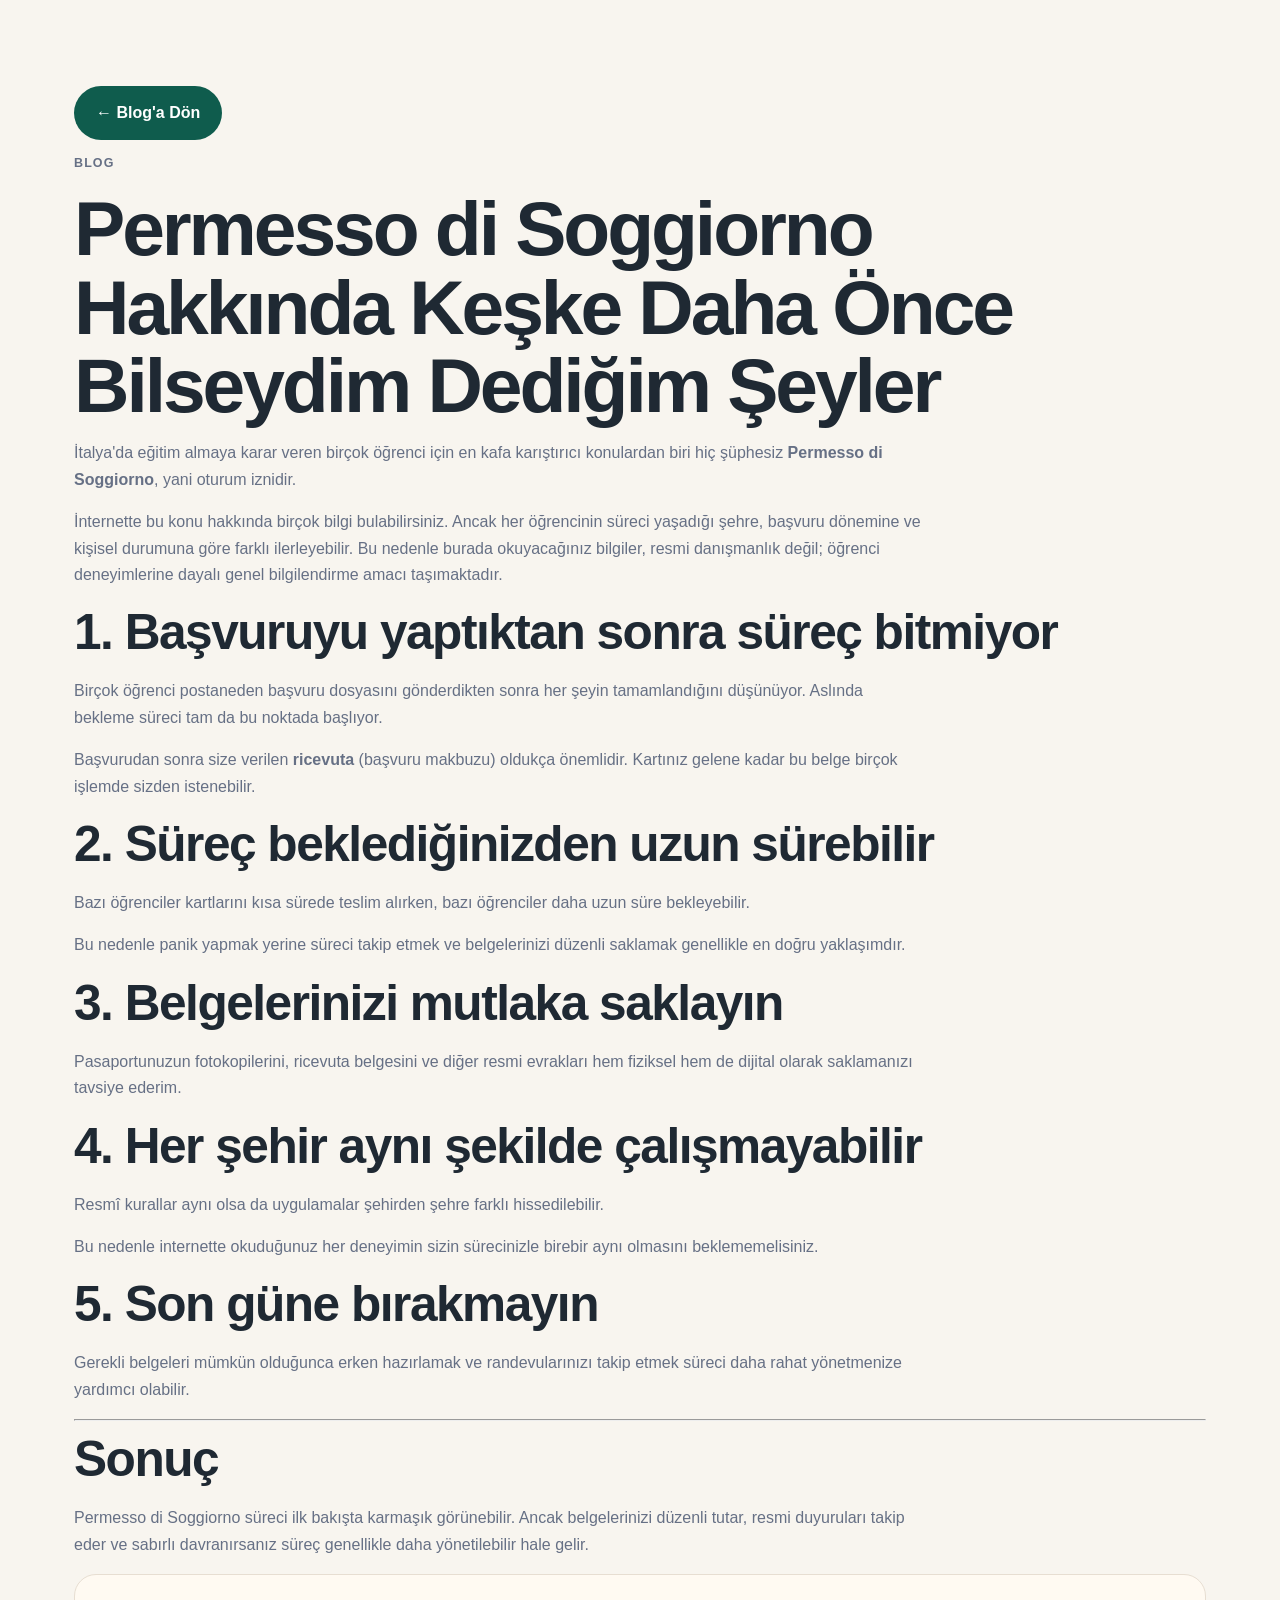
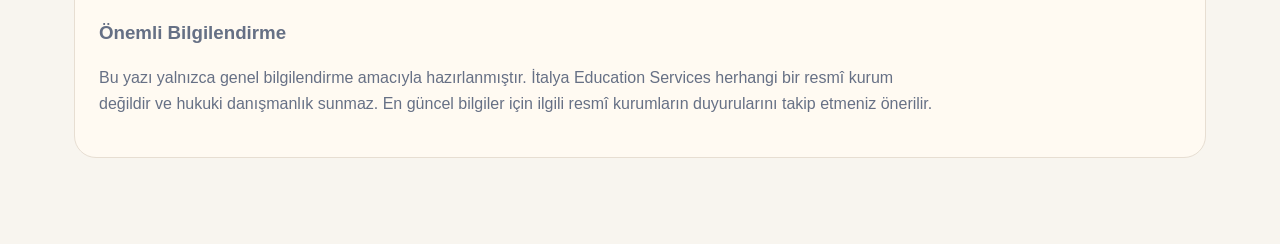
<file: permesso.html>
<!DOCTYPE html>
<html lang="tr">
<head>
<meta charset="UTF-8">
<meta name="viewport" content="width=device-width, initial-scale=1.0">
<title>Permesso di Soggiorno Rehberi | Italy Education Services</title>
<link rel="stylesheet" href="style.css">
</head>

<body>

<section class="section">

<a href="blog.html" class="button">← Blog'a Dön</a>

<p class="section-label">BLOG</p>

<h1>Permesso di Soggiorno Hakkında Keşke Daha Önce Bilseydim Dediğim Şeyler</h1>

<p>
İtalya'da eğitim almaya karar veren birçok öğrenci için en kafa karıştırıcı konulardan biri hiç şüphesiz <strong>Permesso di Soggiorno</strong>, yani oturum iznidir.
</p>

<p>
İnternette bu konu hakkında birçok bilgi bulabilirsiniz. Ancak her öğrencinin süreci yaşadığı şehre, başvuru dönemine ve kişisel durumuna göre farklı ilerleyebilir. Bu nedenle burada okuyacağınız bilgiler, resmi danışmanlık değil; öğrenci deneyimlerine dayalı genel bilgilendirme amacı taşımaktadır.
</p>

<h2>1. Başvuruyu yaptıktan sonra süreç bitmiyor</h2>

<p>
Birçok öğrenci postaneden başvuru dosyasını gönderdikten sonra her şeyin tamamlandığını düşünüyor. Aslında bekleme süreci tam da bu noktada başlıyor.
</p>

<p>
Başvurudan sonra size verilen <strong>ricevuta</strong> (başvuru makbuzu) oldukça önemlidir. Kartınız gelene kadar bu belge birçok işlemde sizden istenebilir.
</p>

<h2>2. Süreç beklediğinizden uzun sürebilir</h2>

<p>
Bazı öğrenciler kartlarını kısa sürede teslim alırken, bazı öğrenciler daha uzun süre bekleyebilir.
</p>

<p>
Bu nedenle panik yapmak yerine süreci takip etmek ve belgelerinizi düzenli saklamak genellikle en doğru yaklaşımdır.
</p>

<h2>3. Belgelerinizi mutlaka saklayın</h2>

<p>
Pasaportunuzun fotokopilerini, ricevuta belgesini ve diğer resmi evrakları hem fiziksel hem de dijital olarak saklamanızı tavsiye ederim.
</p>

<h2>4. Her şehir aynı şekilde çalışmayabilir</h2>

<p>
Resmî kurallar aynı olsa da uygulamalar şehirden şehre farklı hissedilebilir.
</p>

<p>
Bu nedenle internette okuduğunuz her deneyimin sizin sürecinizle birebir aynı olmasını beklememelisiniz.
</p>

<h2>5. Son güne bırakmayın</h2>

<p>
Gerekli belgeleri mümkün olduğunca erken hazırlamak ve randevularınızı takip etmek süreci daha rahat yönetmenize yardımcı olabilir.
</p>

<hr>

<h2>Sonuç</h2>

<p>
Permesso di Soggiorno süreci ilk bakışta karmaşık görünebilir. Ancak belgelerinizi düzenli tutar, resmi duyuruları takip eder ve sabırlı davranırsanız süreç genellikle daha yönetilebilir hale gelir.
</p>

<div class="warning-box">

<h3>Önemli Bilgilendirme</h3>

<p>
Bu yazı yalnızca genel bilgilendirme amacıyla hazırlanmıştır. İtalya Education Services herhangi bir resmî kurum değildir ve hukuki danışmanlık sunmaz. En güncel bilgiler için ilgili resmî kurumların duyurularını takip etmeniz önerilir.
</p>

</div>

</section>

</body>
</html>
</file>
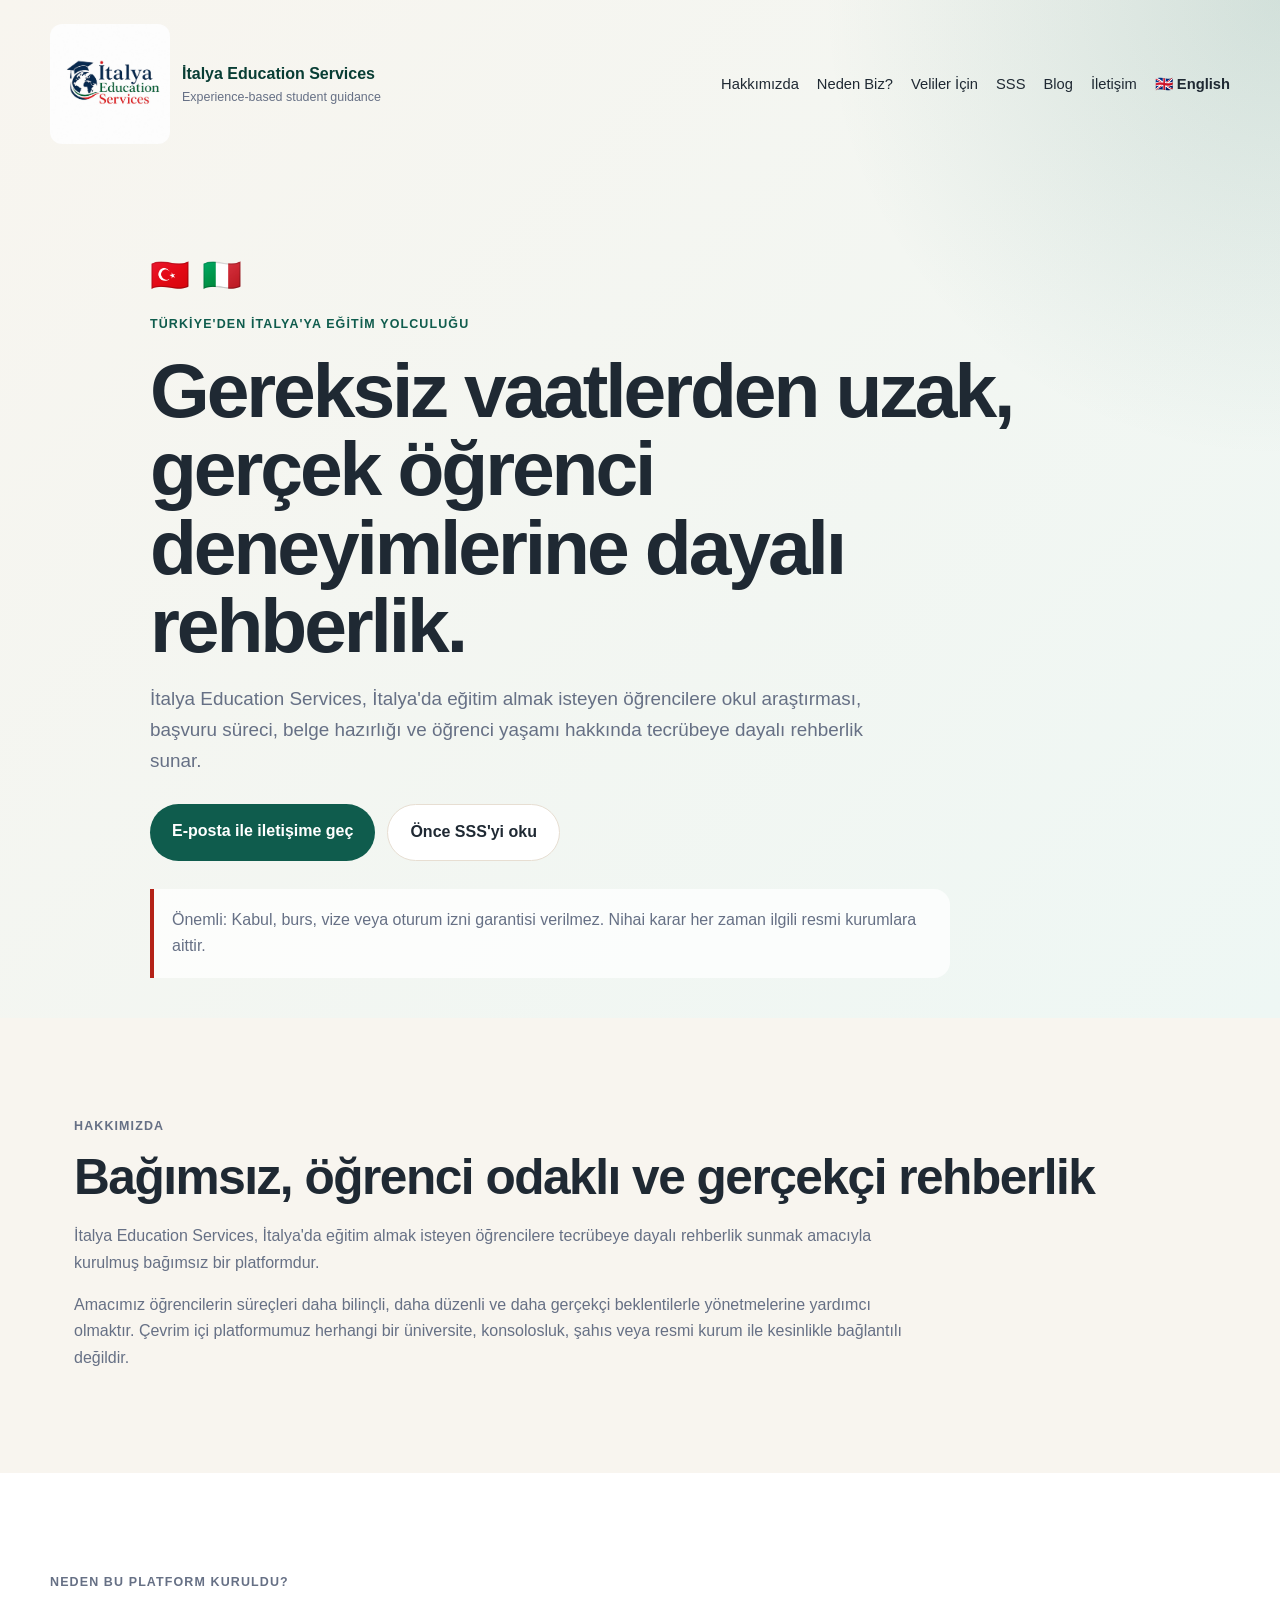
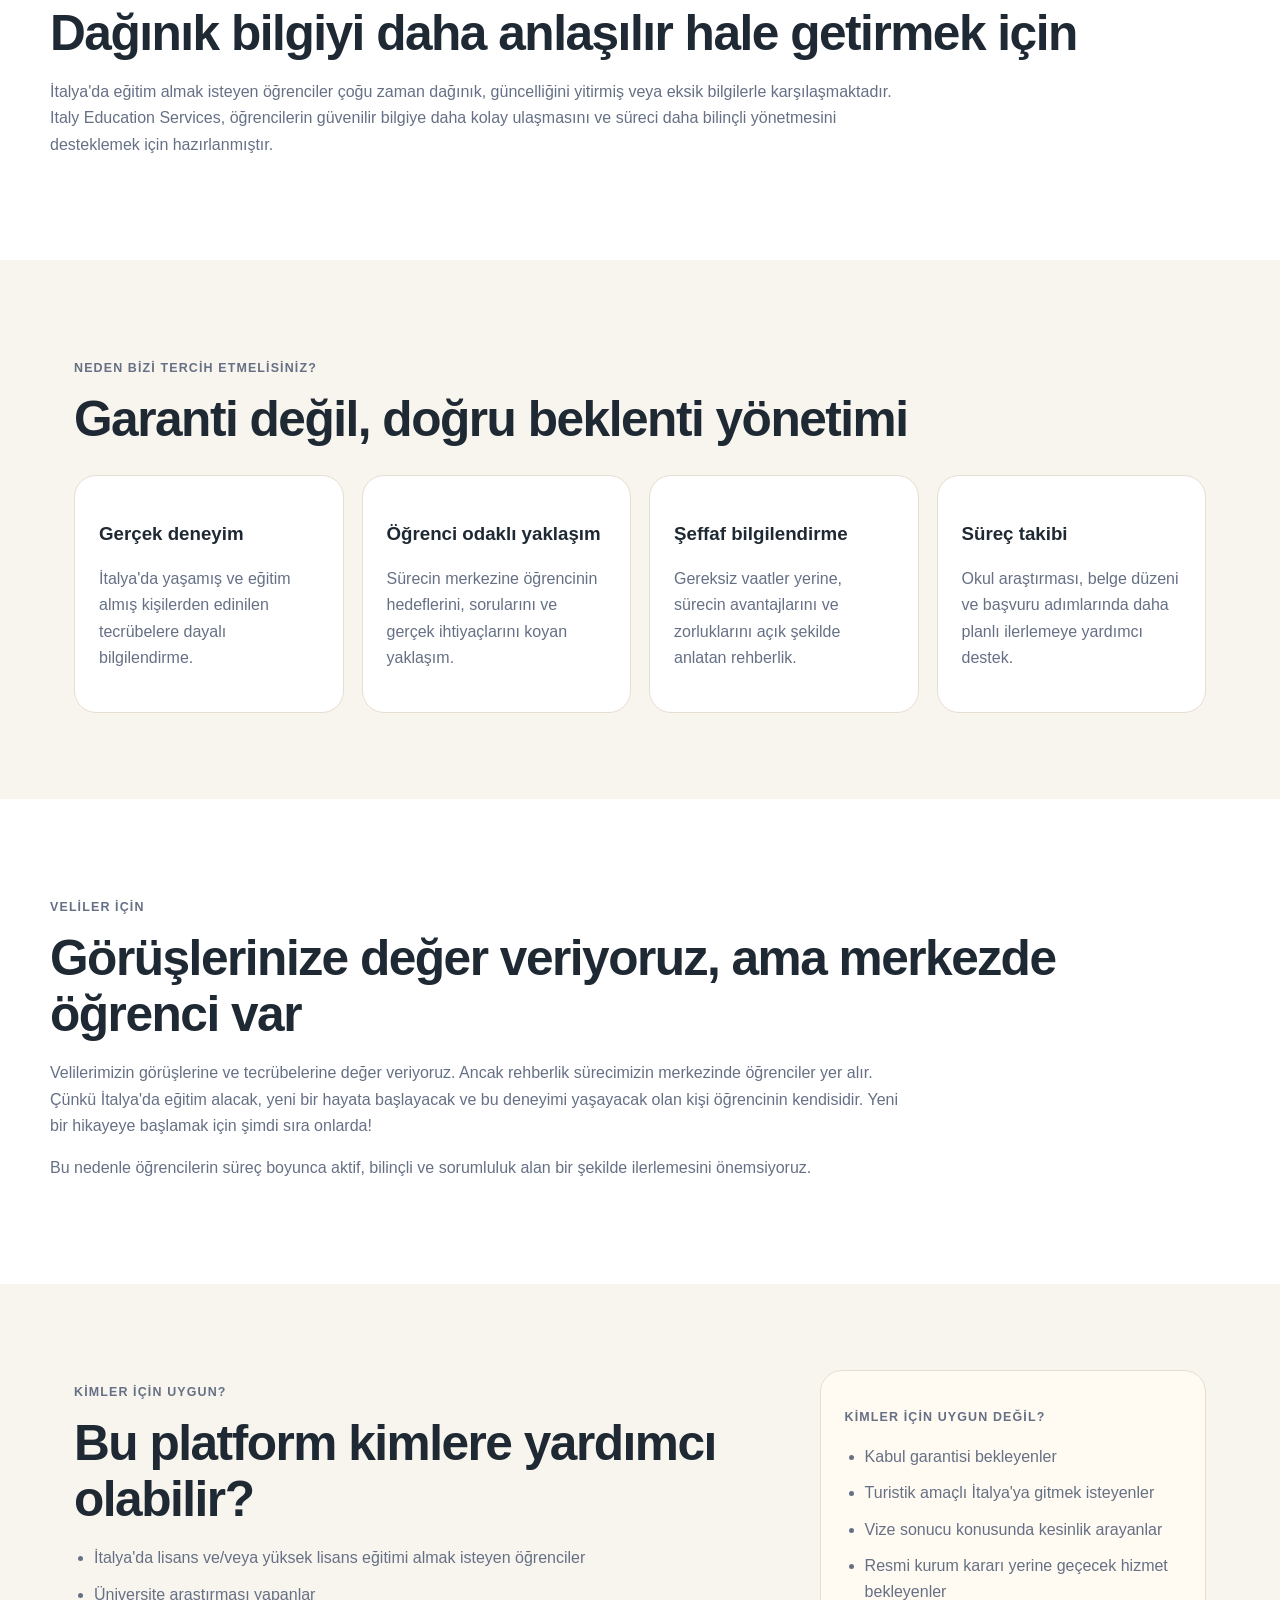
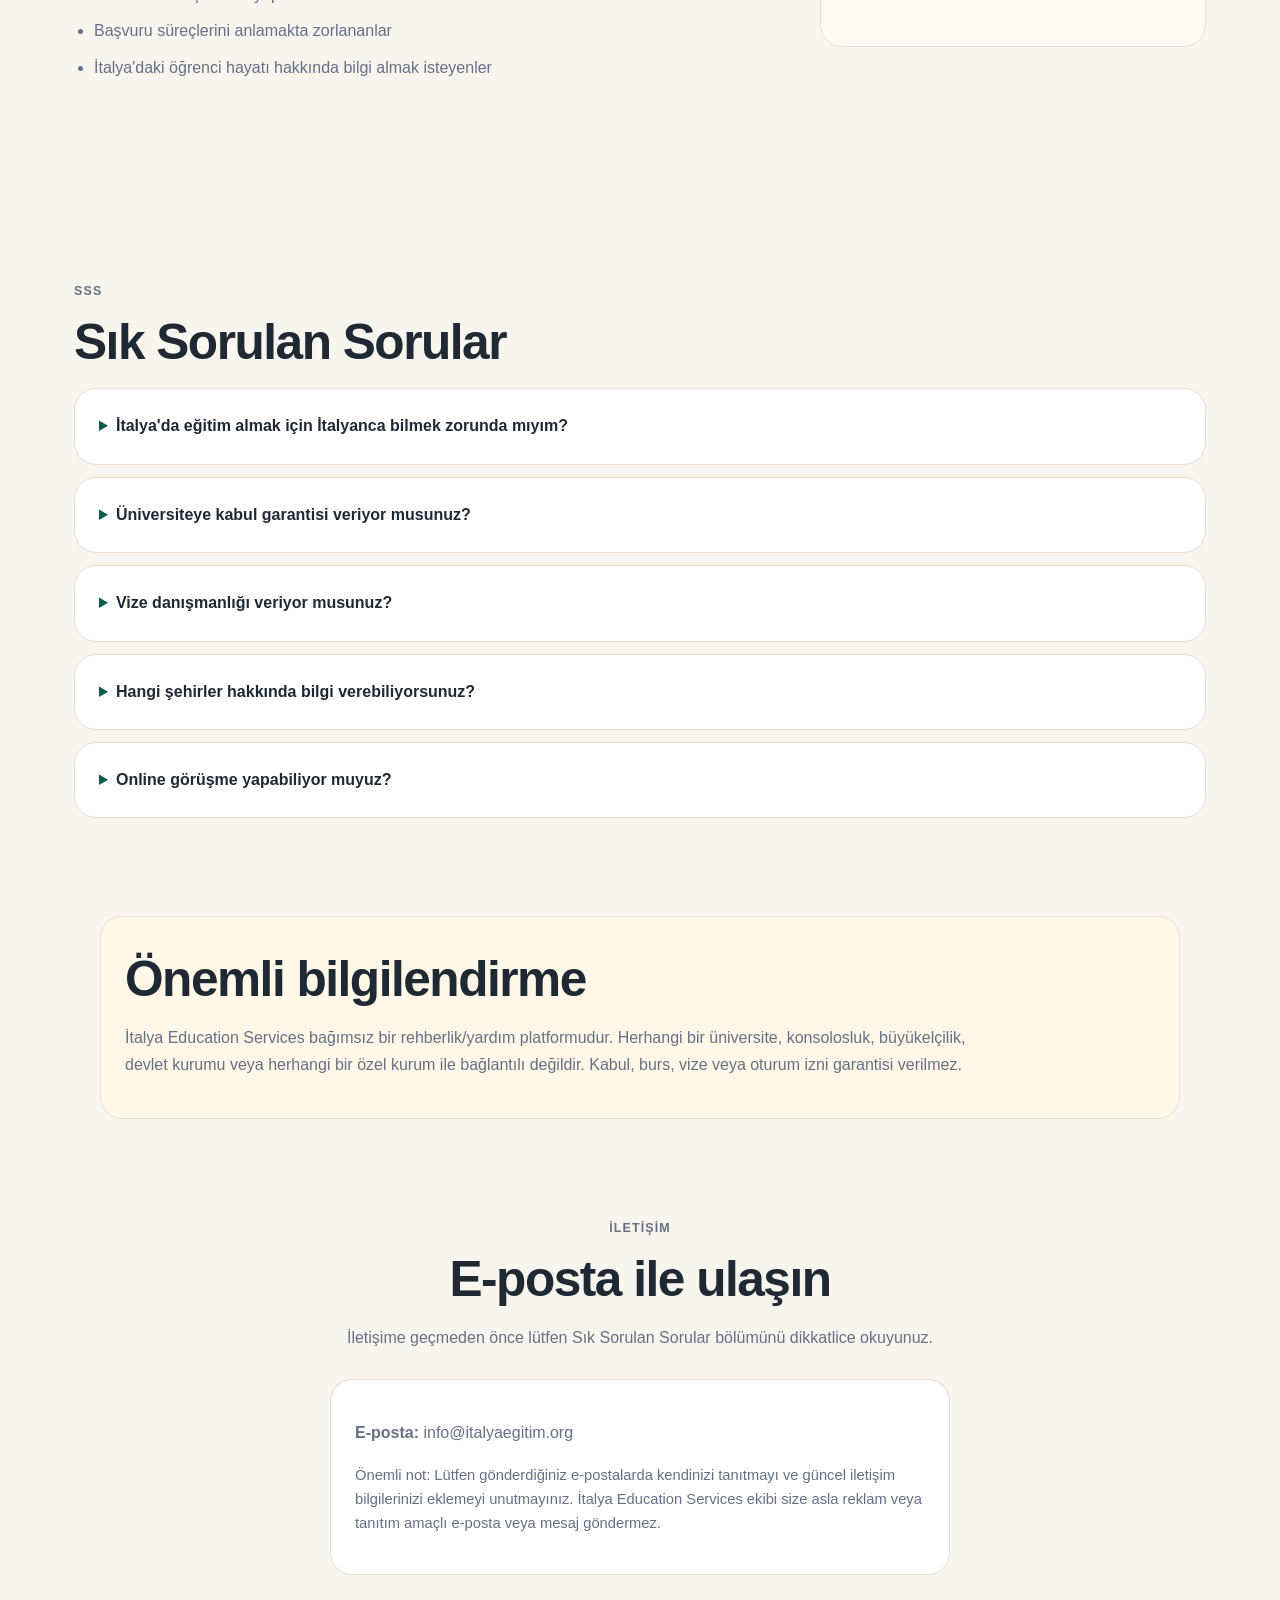
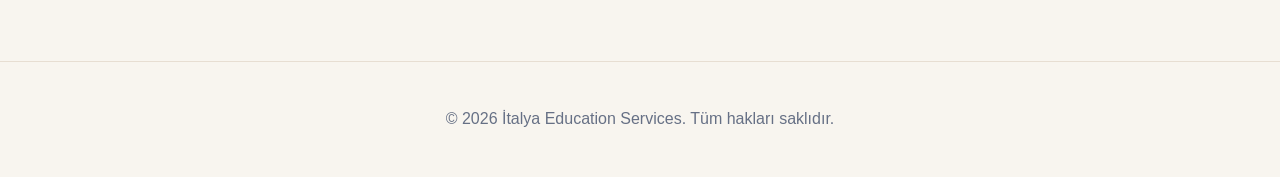
<file: tr.html>
<!DOCTYPE html>
<html lang="tr">
<head>
  <meta charset="UTF-8" />
  <meta name="viewport" content="width=device-width, initial-scale=1.0" />
  <title>İtalya Education Services | İtalya'da Eğitim Rehberliği</title>
  <meta name="description" content="İtalya'da eğitim almak isteyen öğrenciler için gereksiz vaatlerden uzak, tecrübeye dayalı rehberlik platformu." />
  <link rel="stylesheet" href="style.css" />
  <link rel="apple-touch-icon" sizes="180x180" href="apple-touch-icon.png">
<link rel="icon" type="image/png" sizes="32x32" href="favicon-32x32.png">
<link rel="icon" type="image/png" sizes="16x16" href="favicon-16x16.png">
<link rel="icon" href="favicon.ico">
<link rel="manifest" href="site.webmanifest">
</head>
<body>
  <header class="hero">
    <nav class="navbar">
      <div class="brand">
        <img src="logo.jpg" alt="Italy Education Services Logo" class="site-logo">        <div>
          <div class="logo-text">İtalya Education Services</div>
          <div class="logo-subtext">Experience-based student guidance</div>
        </div>
      </div>

      <div class="nav-links">
        <a href="#hakkimizda">Hakkımızda</a>
        <a href="#neden">Neden Biz?</a>
        <a href="#veliler">Veliler İçin</a>
        <a href="#sss">SSS</a>
        <a href="blog.html">Blog</a>      
        <a href="#iletisim">İletişim</a>
        <a href="en.html"><strong>🇬🇧 English</strong></a> 
      </div>
    </nav>

    <section class="hero-content">
      <div class="flags">
        <span>🇹🇷</span>
        <span>🇮🇹</span>
      </div>
      <p class="eyebrow">Türkiye'den İtalya'ya eğitim yolculuğu</p>
      <h1>Gereksiz vaatlerden uzak, gerçek öğrenci deneyimlerine dayalı rehberlik.</h1>
      <p class="hero-text">
        İtalya Education Services, İtalya'da eğitim almak isteyen öğrencilere okul araştırması,
        başvuru süreci, belge hazırlığı ve öğrenci yaşamı hakkında tecrübeye dayalı rehberlik sunar.
      </p>
      <div class="hero-buttons">
        <a class="button" href="#iletisim">E-posta ile iletişime geç</a>
        <a class="secondary-button" href="#sss">Önce SSS'yi oku</a>
      </div>
      <p class="notice">
        Önemli: Kabul, burs, vize veya oturum izni garantisi verilmez. Nihai karar her zaman ilgili resmi kurumlara aittir.
      </p>
    </section>
  </header>

  <main>
    <section id="hakkimizda" class="section">
      <p class="section-label">Hakkımızda</p>
      <h2>Bağımsız, öğrenci odaklı ve gerçekçi rehberlik</h2>
      <p>
        İtalya Education Services, İtalya'da eğitim almak isteyen öğrencilere tecrübeye dayalı
        rehberlik sunmak amacıyla kurulmuş bağımsız bir platformdur.
      </p>
      <p>
        Amacımız öğrencilerin süreçleri daha bilinçli, daha düzenli ve daha gerçekçi beklentilerle
        yönetmelerine yardımcı olmaktır. Çevrim içi platformumuz herhangi bir üniversite, konsolosluk, şahıs veya resmi kurum ile kesinlikle bağlantılı değildir.
      </p>
    </section>

    <section class="section alt">
      <p class="section-label">Neden Bu Platform Kuruldu?</p>
      <h2>Dağınık bilgiyi daha anlaşılır hale getirmek için</h2>
      <p>
        İtalya'da eğitim almak isteyen öğrenciler çoğu zaman dağınık, güncelliğini yitirmiş veya
        eksik bilgilerle karşılaşmaktadır. Italy Education Services, öğrencilerin güvenilir bilgiye
        daha kolay ulaşmasını ve süreci daha bilinçli yönetmesini desteklemek için hazırlanmıştır.
      </p>
    </section>

    <section id="neden" class="section">
      <p class="section-label">Neden Bizi Tercih Etmelisiniz?</p>
      <h2>Garanti değil, doğru beklenti yönetimi</h2>
      <div class="cards">
        <article class="card">
          <h3>Gerçek deneyim</h3>
          <p>İtalya'da yaşamış ve eğitim almış kişilerden edinilen tecrübelere dayalı bilgilendirme.</p>
        </article>
        <article class="card">
          <h3>Öğrenci odaklı yaklaşım</h3>
          <p>Sürecin merkezine öğrencinin hedeflerini, sorularını ve gerçek ihtiyaçlarını koyan yaklaşım.</p>
        </article>
        <article class="card">
          <h3>Şeffaf bilgilendirme</h3>
          <p>Gereksiz vaatler yerine, sürecin avantajlarını ve zorluklarını açık şekilde anlatan rehberlik.</p>
        </article>
        <article class="card">
          <h3>Süreç takibi</h3>
          <p>Okul araştırması, belge düzeni ve başvuru adımlarında daha planlı ilerlemeye yardımcı destek.</p>
        </article>
      </div>
    </section>

    <section id="veliler" class="section alt">
      <p class="section-label">Veliler İçin</p>
      <h2>Görüşlerinize değer veriyoruz, ama merkezde öğrenci var</h2>
      <p>
        Velilerimizin görüşlerine ve tecrübelerine değer veriyoruz. Ancak rehberlik sürecimizin merkezinde
        öğrenciler yer alır. Çünkü İtalya'da eğitim alacak, yeni bir hayata başlayacak ve bu deneyimi
        yaşayacak olan kişi öğrencinin kendisidir. Yeni bir hikayeye başlamak için şimdi sıra onlarda!
      </p>
      <p>
        Bu nedenle öğrencilerin süreç boyunca aktif, bilinçli ve sorumluluk alan bir şekilde ilerlemesini önemsiyoruz.
      </p>
    </section>

    <section class="section two-column">
      <div>
        <p class="section-label">Kimler İçin Uygun?</p>
        <h2>Bu platform kimlere yardımcı olabilir?</h2>
        <ul class="check-list">
          <li>İtalya'da lisans ve/veya yüksek lisans eğitimi almak isteyen öğrenciler</li>
          <li>Üniversite araştırması yapanlar</li> 
          <li>Başvuru süreçlerini anlamakta zorlananlar</li>
          <li>İtalya'daki öğrenci hayatı hakkında bilgi almak isteyenler</li>
        </ul>
      </div>
      <div class="warning-box">
        <p class="section-label">Kimler İçin Uygun Değil?</p>
        <ul>
          <li>Kabul garantisi bekleyenler</li>
          <li>Turistik amaçlı İtalya'ya gitmek isteyenler</li> 
          <li>Vize sonucu konusunda kesinlik arayanlar</li>
          <li>Resmi kurum kararı yerine geçecek hizmet bekleyenler</li>
        </ul>
      </div>
    </section>

    <section id="sss" class="section faq">
      <p class="section-label">SSS</p>
      <h2>Sık Sorulan Sorular</h2>

      <details>
        <summary>İtalya'da eğitim almak için İtalyanca bilmek zorunda mıyım?</summary>
        <p>Hayır. Programa göre İngilizce veya İtalyanca şartları değişebilir. Ancak günlük yaşamda İtalyanca bilmek sosyal çevre kurmak ve pratik işleri halletmek için büyük avantaj sağlar.</p>
      </details>

      <details>
        <summary>Üniversiteye kabul garantisi veriyor musunuz?</summary>
        <p>Hayır. Üniversitelerin kabul kararları tamamen ilgili kurumlara aittir.</p>
      </details>

      <details>
        <summary>Vize danışmanlığı veriyor musunuz?</summary>
        <p>Hayır. Sunulan hizmet resmi vize danışmanlığı kapsamında değildir. Vize, oturum izni ve resmi kurum kararları hakkında garanti verilmez.</p>
      </details>

      <details>
        <summary>Hangi şehirler hakkında bilgi verebiliyorsunuz?</summary>
        <p>Özellikle Toskana bölgesi, yani Pisa, Floransa ve Siena başta olmak üzere genel olarak İtalya'daki öğrenci yaşamı hakkında deneyim paylaşılmaktadır.</p>
      </details>

      <details>
        <summary>Online görüşme yapabiliyor muyuz?</summary>
        <p>E-posta yoluyla iletişime geçmeniz ve kendinizi kısaca tanıtmanız halinde, yoğunluğa bağlı olarak, genellikle 1 iş günü içinde dönüş yapılır.</p>
      </details>
    </section>

    <section class="section disclaimer">
      <h2>Önemli bilgilendirme</h2>
      <p>
        İtalya Education Services bağımsız bir rehberlik/yardım platformudur. Herhangi bir üniversite, konsolosluk,
        büyükelçilik, devlet kurumu veya herhangi bir özel kurum ile bağlantılı değildir. Kabul, burs, vize veya oturum izni garantisi verilmez. 
      </p>
    </section>

    <section id="iletisim" class="section contact">
      <p class="section-label">İletişim</p>
      <h2>E-posta ile ulaşın</h2>
      <p>
        İletişime geçmeden önce lütfen Sık Sorulan Sorular bölümünü dikkatlice okuyunuz.
      </p>
      <div class="contact-box">
        <p><strong>E-posta:</strong> <a href="mailto:info@italyaegitim.org">info@italyaegitim.org</a></p>
        <p class="small-note">
          Önemli not: Lütfen gönderdiğiniz e-postalarda kendinizi tanıtmayı ve güncel iletişim bilgilerinizi eklemeyi unutmayınız. İtalya Education Services ekibi size asla reklam veya tanıtım amaçlı e-posta veya mesaj göndermez.
        </p>
      </div>
    </section>
  </main>

  <footer>
    <p>© 2026 İtalya Education Services. Tüm hakları saklıdır.</p>
  </footer>
</body>
</html>
</file>
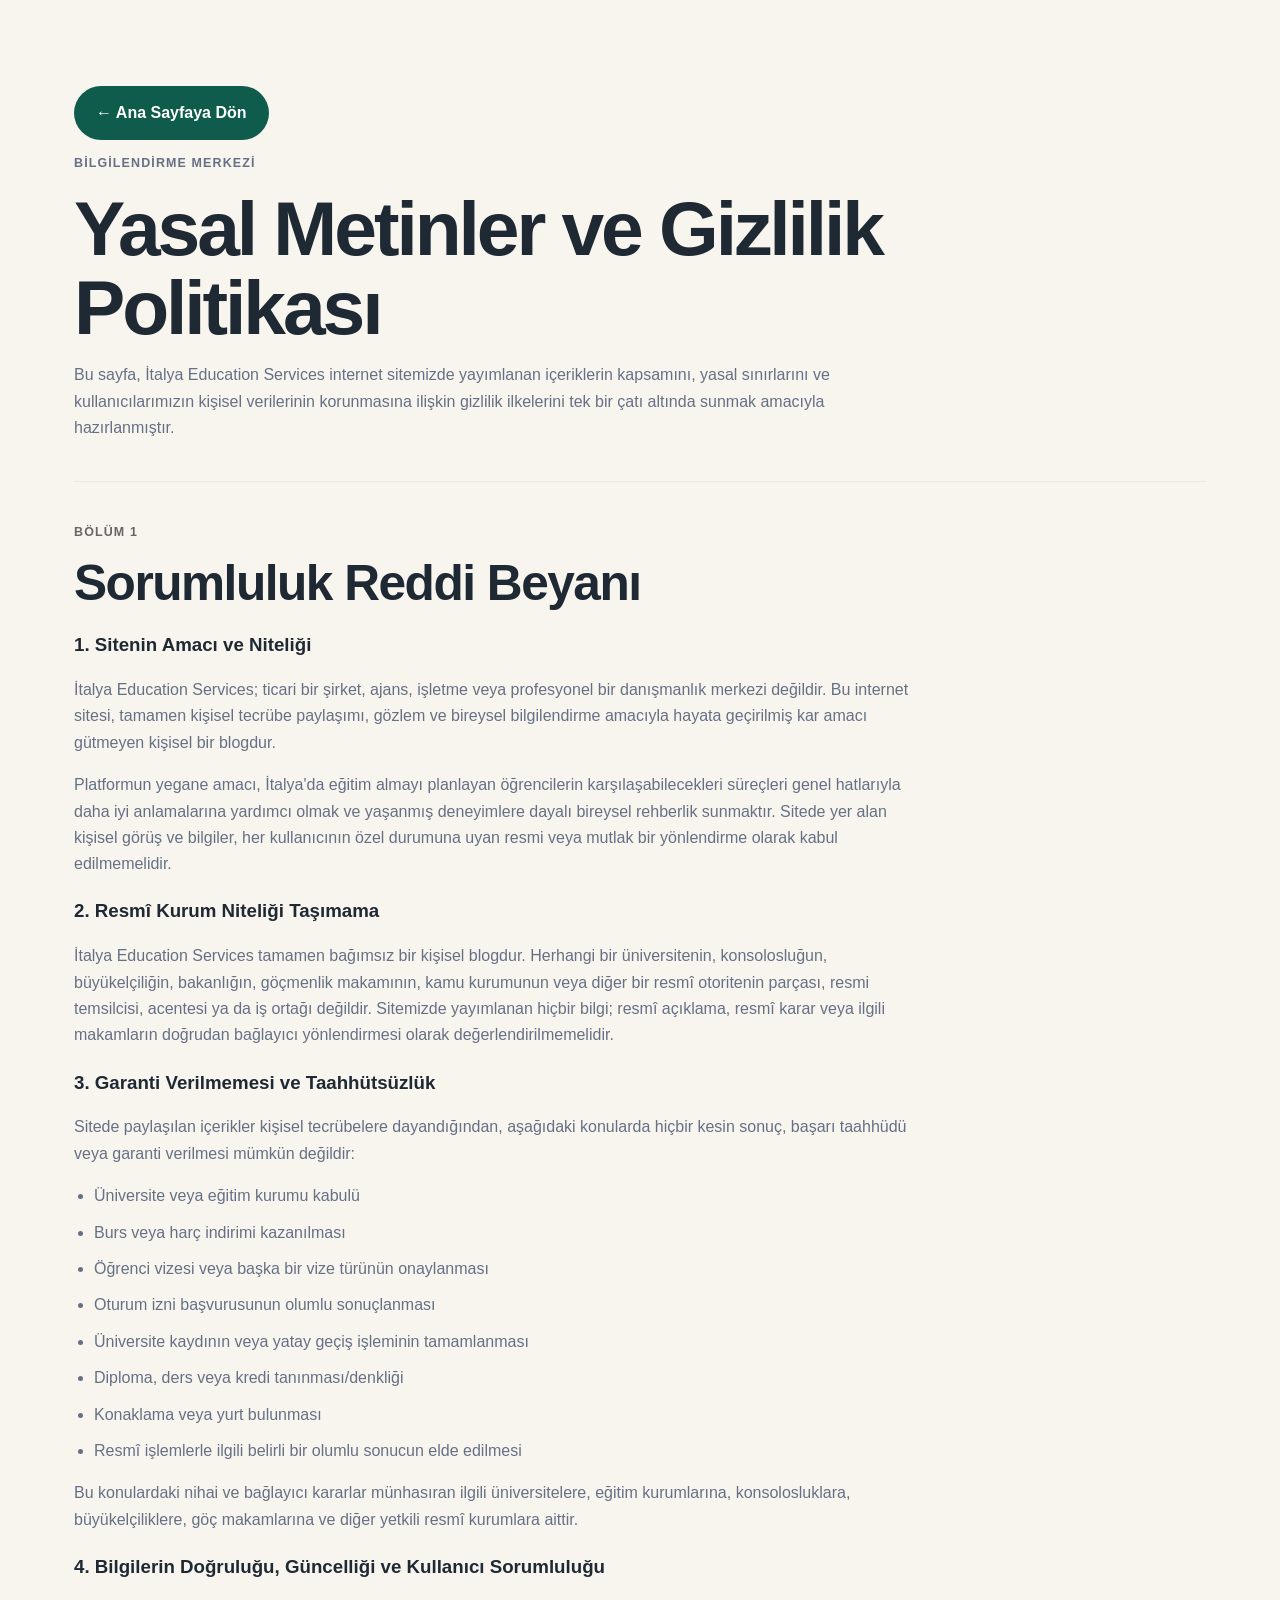
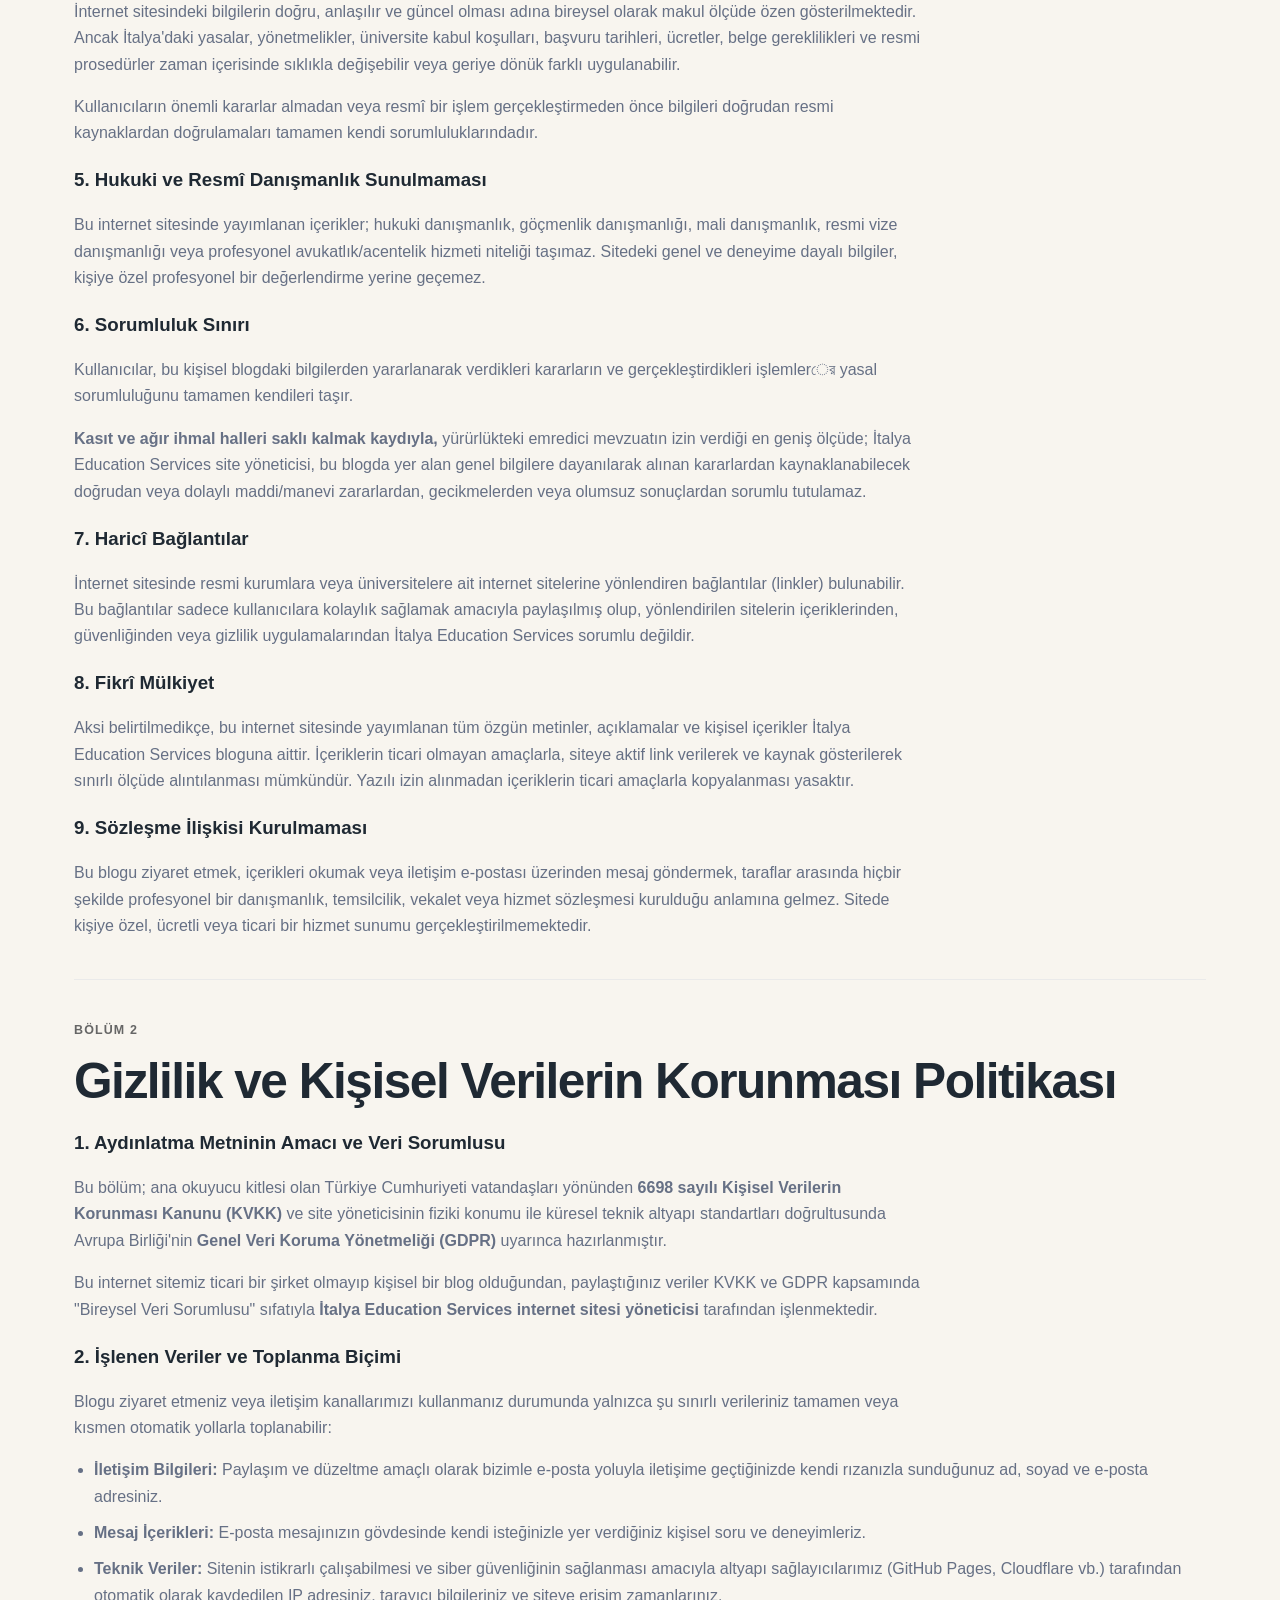
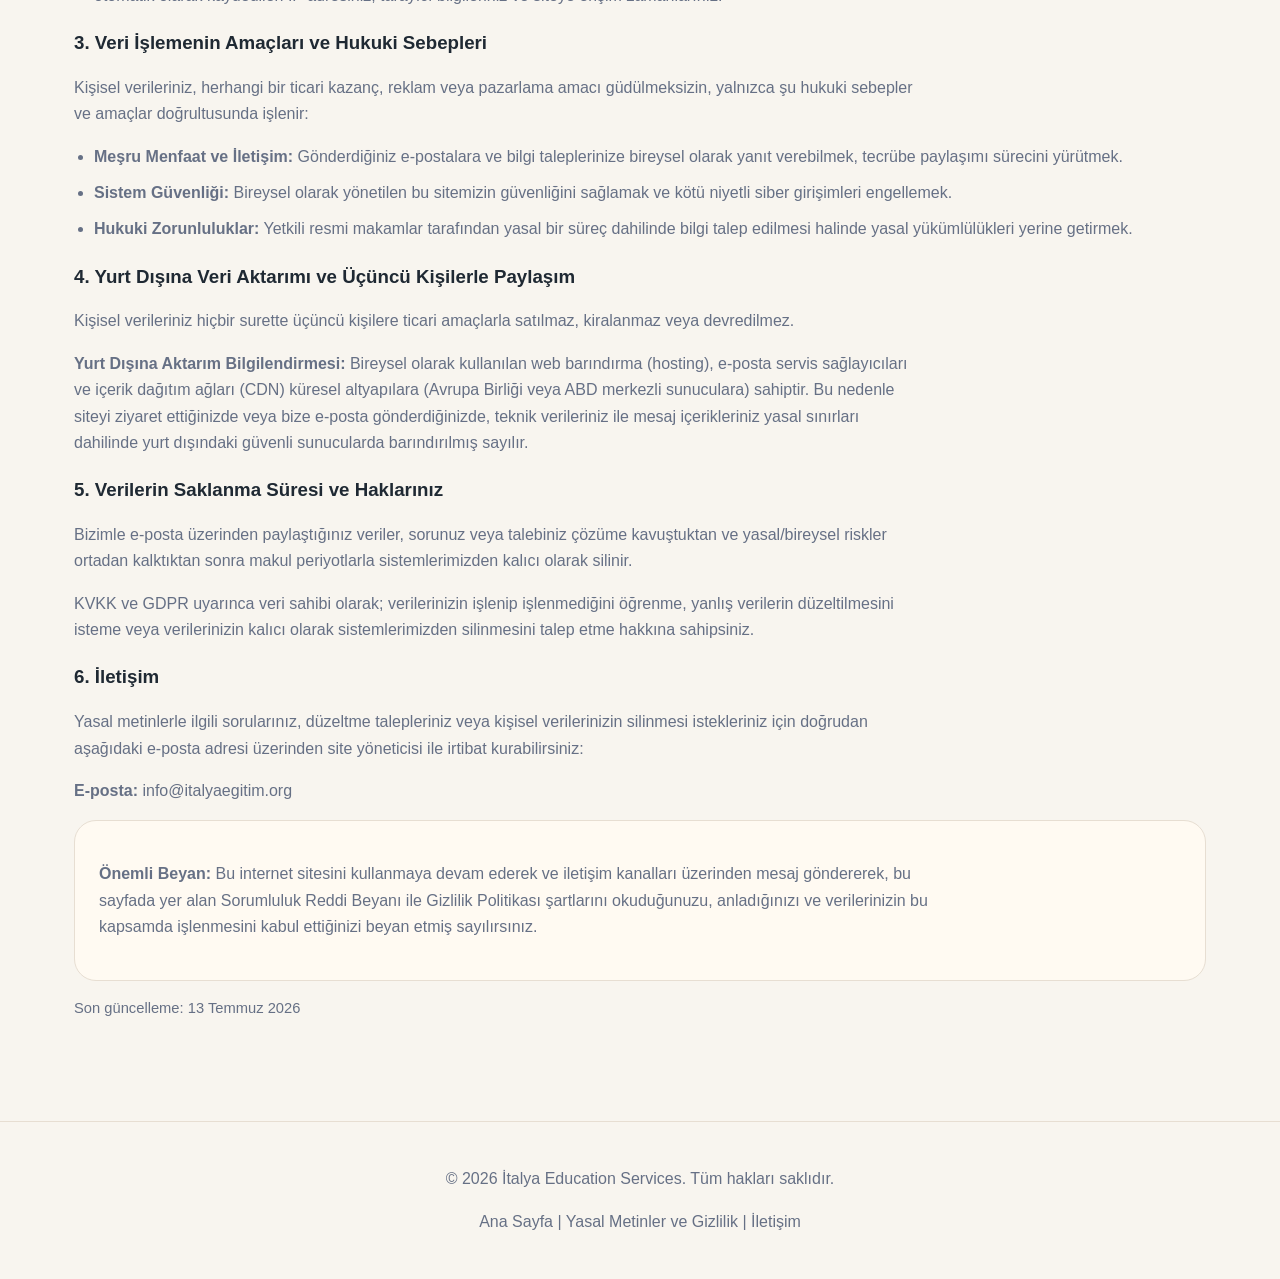
<file: yasal.html>
<!DOCTYPE html>
<html lang="tr">

<head>
  <meta charset="UTF-8">

  <meta
    name="viewport"
    content="width=device-width, initial-scale=1.0"
  >

  <title>
    Yasal Metinler ve Gizlilik Politikası | İtalya Education Services
  </title>

  <meta
    name="description"
    content="İtalya Education Services kişisel blogunun sorumluluk reddi beyanı ve gizlilik politikası metinleri."
  >

  <link rel="stylesheet" href="style.css">

  <link
    rel="apple-touch-icon"
    sizes="180x180"
    href="apple-touch-icon.png"
  >

  <link
    rel="icon"
    type="image/png"
    sizes="32x32"
    href="favicon-32x32.png"
  >

  <link
    rel="icon"
    type="image/png"
    sizes="16x16"
    href="favicon-16x16.png"
  >

  <link rel="icon" href="favicon.ico">
  <link rel="manifest" href="site.webmanifest">
</head>

<body>

  <main>

    <section class="section">

      <a href="index.html" class="button">
        ← Ana Sayfaya Dön
      </a>

      <p class="section-label">
        Bilgilendirme Merkezi
      </p>

      <h1>Yasal Metinler ve Gizlilik Politikası</h1>

      <p>
        Bu sayfa, İtalya Education Services internet sitemizde yayımlanan içeriklerin kapsamını, yasal sınırlarını ve kullanıcılarımızın kişisel verilerinin korunmasına ilişkin gizlilik ilkelerini tek bir çatı altında sunmak amacıyla hazırlanmıştır.
      </p>

      <hr style="margin: 40px 0; border: 0; border-top: 1px solid #eaeaea;">

      <!-- BÖLÜM 1: SORUMLULUK REDDİ BEYANI -->
      <p class="section-label" style="color: #666;">Bölüm 1</p>
      <h2>Sorumluluk Reddi Beyanı</h2>

      <h3>1. Sitenin Amacı ve Niteliği</h3>
      <p>
        İtalya Education Services; ticari bir şirket, ajans, işletme veya profesyonel bir danışmanlık merkezi değildir. Bu internet sitesi, tamamen kişisel tecrübe paylaşımı, gözlem ve bireysel bilgilendirme amacıyla hayata geçirilmiş kar amacı gütmeyen kişisel bir blogdur.
      </p>
      <p>
        Platformun yegane amacı, İtalya'da eğitim almayı planlayan öğrencilerin karşılaşabilecekleri süreçleri genel hatlarıyla daha iyi anlamalarına yardımcı olmak ve yaşanmış deneyimlere dayalı bireysel rehberlik sunmaktır. Sitede yer alan kişisel görüş ve bilgiler, her kullanıcının özel durumuna uyan resmi veya mutlak bir yönlendirme olarak kabul edilmemelidir.
      </p>

      <h3>2. Resmî Kurum Niteliği Taşımama</h3>
      <p>
        İtalya Education Services tamamen bağımsız bir kişisel blogdur. Herhangi bir üniversitenin, konsolosluğun, büyükelçiliğin, bakanlığın, göçmenlik makamının, kamu kurumunun veya diğer bir resmî otoritenin parçası, resmi temsilcisi, acentesi ya da iş ortağı değildir. Sitemizde yayımlanan hiçbir bilgi; resmî açıklama, resmî karar veya ilgili makamların doğrudan bağlayıcı yönlendirmesi olarak değerlendirilmemelidir.
      </p>

      <h3>3. Garanti Verilmemesi ve Taahhütsüzlük</h3>
      <p>
        Sitede paylaşılan içerikler kişisel tecrübelere dayandığından, aşağıdaki konularda hiçbir kesin sonuç, başarı taahhüdü veya garanti verilmesi mümkün değildir:
      </p>
      <ul class="check-list">
        <li>Üniversite veya eğitim kurumu kabulü</li>
        <li>Burs veya harç indirimi kazanılması</li>
        <li>Öğrenci vizesi veya başka bir vize türünün onaylanması</li>
        <li>Oturum izni başvurusunun olumlu sonuçlanması</li>
        <li>Üniversite kaydının veya yatay geçiş işleminin tamamlanması</li>
        <li>Diploma, ders veya kredi tanınması/denkliği</li>
        <li>Konaklama veya yurt bulunması</li>
        <li>Resmî işlemlerle ilgili belirli bir olumlu sonucun elde edilmesi</li>
      </ul>
      <p>
        Bu konulardaki nihai ve bağlayıcı kararlar münhasıran ilgili üniversitelere, eğitim kurumlarına, konsolosluklara, büyükelçiliklere, göç makamlarına ve diğer yetkili resmî kurumlara aittir.
      </p>

      <h3>4. Bilgilerin Doğruluğu, Güncelliği ve Kullanıcı Sorumluluğu</h3>
      <p>
        İnternet sitesindeki bilgilerin doğru, anlaşılır ve güncel olması adına bireysel olarak makul ölçüde özen gösterilmektedir. Ancak İtalya'daki yasalar, yönetmelikler, üniversite kabul koşulları, başvuru tarihleri, ücretler, belge gereklilikleri ve resmi prosedürler zaman içerisinde sıklıkla değişebilir veya geriye dönük farklı uygulanabilir. 
      </p>
      <p>
        Kullanıcıların önemli kararlar almadan veya resmî bir işlem gerçekleştirmeden önce bilgileri doğrudan resmi kaynaklardan doğrulamaları tamamen kendi sorumluluklarındadır.
      </p>

      <h3>5. Hukuki ve Resmî Danışmanlık Sunulmaması</h3>
      <p>
        Bu internet sitesinde yayımlanan içerikler; hukuki danışmanlık, göçmenlik danışmanlığı, mali danışmanlık, resmi vize danışmanlığı veya profesyonel avukatlık/acentelik hizmeti niteliği taşımaz. Sitedeki genel ve deneyime dayalı bilgiler, kişiye özel profesyonel bir değerlendirme yerine geçemez.
      </p>

      <h3>6. Sorumluluk Sınırı</h3>
      <p>
        Kullanıcılar, bu kişisel blogdaki bilgilerden yararlanarak verdikleri kararların ve gerçekleştirdikleri işlemlerের yasal sorumluluğunu tamamen kendileri taşır.
      </p>
      <p>
        <strong>Kasıt ve ağır ihmal halleri saklı kalmak kaydıyla,</strong> yürürlükteki emredici mevzuatın izin verdiği en geniş ölçüde; İtalya Education Services site yöneticisi, bu blogda yer alan genel bilgilere dayanılarak alınan kararlardan kaynaklanabilecek doğrudan veya dolaylı maddi/manevi zararlardan, gecikmelerden veya olumsuz sonuçlardan sorumlu tutulamaz.
      </p>

      <h3>7. Haricî Bağlantılar</h3>
      <p>
        İnternet sitesinde resmi kurumlara veya üniversitelere ait internet sitelerine yönlendiren bağlantılar (linkler) bulunabilir. Bu bağlantılar sadece kullanıcılara kolaylık sağlamak amacıyla paylaşılmış olup, yönlendirilen sitelerin içeriklerinden, güvenliğinden veya gizlilik uygulamalarından İtalya Education Services sorumlu değildir.
      </p>

      <h3>8. Fikrî Mülkiyet</h3>
      <p>
        Aksi belirtilmedikçe, bu internet sitesinde yayımlanan tüm özgün metinler, açıklamalar ve kişisel içerikler İtalya Education Services bloguna aittir. İçeriklerin ticari olmayan amaçlarla, siteye aktif link verilerek ve kaynak gösterilerek sınırlı ölçüde alıntılanması mümkündür. Yazılı izin alınmadan içeriklerin ticari amaçlarla kopyalanması yasaktır.
      </p>

      <h3>9. Sözleşme İlişkisi Kurulmaması</h3>
      <p>
        Bu blogu ziyaret etmek, içerikleri okumak veya iletişim e-postası üzerinden mesaj göndermek, taraflar arasında hiçbir şekilde profesyonel bir danışmanlık, temsilcilik, vekalet veya hizmet sözleşmesi kurulduğu anlamına gelmez. Sitede kişiye özel, ücretli veya ticari bir hizmet sunumu gerçekleştirilmemektedir.
      </p>

      <hr style="margin: 40px 0; border: 0; border-top: 1px solid #eaeaea;">

      <!-- BÖLÜM 2: GİZLİLİK POLİTİKASI -->
      <p class="section-label" style="color: #666;">Bölüm 2</p>
      <h2>Gizlilik ve Kişisel Verilerin Korunması Politikası</h2>

      <h3>1. Aydınlatma Metninin Amacı ve Veri Sorumlusu</h3>
      <p>
        Bu bölüm; ana okuyucu kitlesi olan Türkiye Cumhuriyeti vatandaşları yönünden <strong>6698 sayılı Kişisel Verilerin Korunması Kanunu (KVKK)</strong> ve site yöneticisinin fiziki konumu ile küresel teknik altyapı standartları doğrultusunda Avrupa Birliği'nin <strong>Genel Veri Koruma Yönetmeliği (GDPR)</strong> uyarınca hazırlanmıştır.
      </p>
      <p>
        Bu internet sitemiz ticari bir şirket olmayıp kişisel bir blog olduğundan, paylaştığınız veriler KVKK ve GDPR kapsamında "Bireysel Veri Sorumlusu" sıfatıyla <strong>İtalya Education Services internet sitesi yöneticisi</strong> tarafından işlenmektedir.
      </p>

      <h3>2. İşlenen Veriler ve Toplanma Biçimi</h3>
      <p>
        Blogu ziyaret etmeniz veya iletişim kanallarımızı kullanmanız durumunda yalnızca şu sınırlı verileriniz tamamen veya kısmen otomatik yollarla toplanabilir:
      </p>
      <ul class="check-list">
        <li><strong>İletişim Bilgileri:</strong> Paylaşım ve düzeltme amaçlı olarak bizimle e-posta yoluyla iletişime geçtiğinizde kendi rızanızla sunduğunuz ad, soyad ve e-posta adresiniz.</li>
        <li><strong>Mesaj İçerikleri:</strong> E-posta mesajınızın gövdesinde kendi isteğinizle yer verdiğiniz kişisel soru ve deneyimleriz.</li>
        <li><strong>Teknik Veriler:</strong> Sitenin istikrarlı çalışabilmesi ve siber güvenliğinin sağlanması amacıyla altyapı sağlayıcılarımız (GitHub Pages, Cloudflare vb.) tarafından otomatik olarak kaydedilen IP adresiniz, tarayıcı bilgileriniz ve siteye erişim zamanlarınız.</li>
      </ul>

      <h3>3. Veri İşlemenin Amaçları ve Hukuki Sebepleri</h3>
      <p>
        Kişisel verileriniz, herhangi bir ticari kazanç, reklam veya pazarlama amacı güdülmeksizin, yalnızca şu hukuki sebepler ve amaçlar doğrultusunda işlenir:
      </p>
      <ul class="check-list">
        <li><strong>Meşru Menfaat ve İletişim:</strong> Gönderdiğiniz e-postalara ve bilgi taleplerinize bireysel olarak yanıt verebilmek, tecrübe paylaşımı sürecini yürütmek.</li>
        <li><strong>Sistem Güvenliği:</strong> Bireysel olarak yönetilen bu sitemizin güvenliğini sağlamak ve kötü niyetli siber girişimleri engellemek.</li>
        <li><strong>Hukuki Zorunluluklar:</strong> Yetkili resmi makamlar tarafından yasal bir süreç dahilinde bilgi talep edilmesi halinde yasal yükümlülükleri yerine getirmek.</li>
      </ul>

      <h3>4. Yurt Dışına Veri Aktarımı ve Üçüncü Kişilerle Paylaşım</h3>
      <p>
        Kişisel verileriniz hiçbir surette üçüncü kişilere ticari amaçlarla satılmaz, kiralanmaz veya devredilmez.
      </p>
      <p>
        <strong>Yurt Dışına Aktarım Bilgilendirmesi:</strong> Bireysel olarak kullanılan web barındırma (hosting), e-posta servis sağlayıcıları ve içerik dağıtım ağları (CDN) küresel altyapılara (Avrupa Birliği veya ABD merkezli sunuculara) sahiptir. Bu nedenle siteyi ziyaret ettiğinizde veya bize e-posta gönderdiğinizde, teknik verileriniz ile mesaj içerikleriniz yasal sınırları dahilinde yurt dışındaki güvenli sunucularda barındırılmış sayılır.
      </p>

      <h3>5. Verilerin Saklanma Süresi ve Haklarınız</h3>
      <p>
        Bizimle e-posta üzerinden paylaştığınız veriler, sorunuz veya talebiniz çözüme kavuştuktan ve yasal/bireysel riskler ortadan kalktıktan sonra makul periyotlarla sistemlerimizden kalıcı olarak silinir. 
      </p>
      <p>
        KVKK ve GDPR uyarınca veri sahibi olarak; verilerinizin işlenip işlenmediğini öğrenme, yanlış verilerin düzeltilmesini isteme veya verilerinizin kalıcı olarak sistemlerimizden silinmesini talep etme hakkına sahipsiniz.
      </p>

      <h3>6. İletişim</h3>
      <p>
        Yasal metinlerle ilgili sorularınız, düzeltme talepleriniz veya kişisel verilerinizin silinmesi istekleriniz için doğrudan aşağıdaki e-posta adresi üzerinden site yöneticisi ile irtibat kurabilirsiniz:
      </p>
      <p>
        <strong>E-posta:</strong>
        <a href="mailto:info@italyaegitim.org">
          info@italyaegitim.org
        </a>
      </p>

      <div class="warning-box">
        <p>
          <strong>Önemli Beyan:</strong>
          Bu internet sitesini kullanmaya devam ederek ve iletişim kanalları üzerinden mesaj göndererek, bu sayfada yer alan Sorumluluk Reddi Beyanı ile Gizlilik Politikası şartlarını okuduğunuzu, anladığınızı ve verilerinizin bu kapsamda işlenmesini kabul ettiğinizi beyan etmiş sayılırsınız.
        </p>
      </div>

      <p class="small-note">
        Son güncelleme: 13 Temmuz 2026
      </p>

    </section>

  </main>

  <footer>

    <p>
      © 2026 İtalya Education Services. Tüm hakları saklıdır.
    </p>

    <p>
      <a href="index.html">Ana Sayfa</a>
      |
      <a href="yasal.html">Yasal Metinler ve Gizlilik</a>
      |
      <a href="mailto:info@italyaegitim.org">İletişim</a>
    </p>

  </footer>

</body>

</html>
</file>
<file: style.css>
:root {
  --bg: #f8f5ef;
  --text: #1f2933;
  --muted: #667085;
  --primary: #0f5c4d;
  --primary-dark: #083d34;
  --red: #b42318;
  --card: #ffffff;
  --border: #e7ded2;
  --soft: #fffaf2;
}

* {
  box-sizing: border-box;
}

html {
  scroll-behavior: smooth;
}

body {
  margin: 0;
  font-family: Arial, Helvetica, sans-serif;
  background: var(--bg);
  color: var(--text);
  line-height: 1.65;
}

a {
  color: inherit;
  text-decoration: none;
}

.hero {
  min-height: 100vh;
  background:
    radial-gradient(circle at top right, rgba(15, 92, 77, 0.14), transparent 28%),
    linear-gradient(135deg, #f8f5ef 0%, #eef7f4 100%);
  padding: 24px;
}

.navbar {
  max-width: 1180px;
  margin: 0 auto;
  display: flex;
  justify-content: space-between;
  align-items: center;
  gap: 28px;
}

.brand {
  display: flex;
  align-items: center;
  gap: 12px;
}

.logo-box {
  width: 48px;
  height: 48px;
  border-radius: 14px;
  background: var(--primary);
  color: white;
  display: grid;
  place-items: center;
  font-weight: 800;
  letter-spacing: 0.04em;
}

.logo-text {
  font-weight: 800;
  color: var(--primary-dark);
}

.logo-subtext {
  color: var(--muted);
  font-size: 0.78rem;
}

.nav-links {
  display: flex;
  gap: 18px;
  font-size: 0.92rem;
  color: var(--text);
}

.nav-links a:hover {
  color: var(--primary);
}

.hero-content {
  max-width: 980px;
  margin: 105px auto 0;
}

.flags {
  display: flex;
  gap: 12px;
  font-size: 2rem;
}

.eyebrow,
.section-label {
  color: var(--primary);
  font-weight: 800;
  text-transform: uppercase;
  letter-spacing: 0.09em;
  font-size: 0.78rem;
}

h1 {
  font-size: clamp(2.45rem, 6vw, 5.2rem);
  line-height: 1.02;
  margin: 16px 0;
  letter-spacing: -0.04em;
}

h2 {
  font-size: clamp(1.8rem, 4vw, 3.1rem);
  line-height: 1.13;
  margin: 10px 0 18px;
  letter-spacing: -0.03em;
}

h3 {
  margin-bottom: 8px;
}

.hero-text {
  max-width: 760px;
  font-size: 1.18rem;
  color: var(--muted);
}

.hero-buttons {
  display: flex;
  gap: 12px;
  flex-wrap: wrap;
  margin: 28px 0;
}

.button,
.secondary-button {
  display: inline-block;
  padding: 14px 22px;
  border-radius: 999px;
  font-weight: 800;
}

.button {
  background: var(--primary);
  color: white;
}

.button:hover {
  background: var(--primary-dark);
}

.secondary-button {
  border: 1px solid var(--border);
  background: white;
}

.notice {
  max-width: 800px;
  margin-top: 24px;
  padding: 18px;
  border-left: 4px solid var(--red);
  background: rgba(255, 255, 255, 0.75);
  color: var(--muted);
  border-radius: 0 16px 16px 0;
}

.section {
  max-width: 1180px;
  margin: 0 auto;
  padding: 86px 24px;
}

.section p {
  color: var(--muted);
  max-width: 850px;
}

.alt {
  max-width: none;
  background: #ffffff;
  padding-left: max(24px, calc((100% - 1180px) / 2));
  padding-right: max(24px, calc((100% - 1180px) / 2));
}

.cards {
  display: grid;
  grid-template-columns: repeat(4, 1fr);
  gap: 18px;
  margin-top: 28px;
}

.card,
.warning-box,
.contact-box,
.disclaimer,
details {
  background: var(--card);
  border: 1px solid var(--border);
  border-radius: 22px;
  padding: 24px;
}

.card p,
.warning-box,
details p {
  color: var(--muted);
}

.two-column {
  display: grid;
  grid-template-columns: 1.3fr 0.7fr;
  gap: 28px;
  align-items: start;
}

.check-list,
.warning-box ul {
  padding-left: 20px;
  color: var(--muted);
}

.check-list li,
.warning-box li {
  margin-bottom: 10px;
}

.warning-box {
  background: var(--soft);
}

.faq details {
  margin-bottom: 12px;
}

summary {
  cursor: pointer;
  font-weight: 800;
}

summary::marker {
  color: var(--primary);
}

.disclaimer {
  max-width: 1080px;
  background: #fff8e8;
}

.contact {
  text-align: center;
}

.contact p {
  margin-left: auto;
  margin-right: auto;
}

.contact-box {
  max-width: 620px;
  margin: 28px auto 0;
  text-align: left;
}

.small-note {
  font-size: 0.92rem;
}

footer {
  text-align: center;
  padding: 28px;
  color: var(--muted);
  border-top: 1px solid var(--border);
}

@media (max-width: 900px) {
  .navbar {
    align-items: flex-start;
    flex-direction: column;
  }

  .nav-links {
    flex-wrap: wrap;
  }

  .hero-content {
    margin-top: 70px;
  }

  .cards,
  .two-column {
    grid-template-columns: 1fr;
  }

  .section {
    padding: 64px 20px;
  }
}
.site-logo {
    height: 120px;
    width: auto;
    display: block;
    border-radius: 12px;
}
.video-container {
  width: 100%;
  max-width: 800px;
  margin: 30px auto;
  border-radius: 12px;
  overflow: hidden;
  box-shadow: 0 4px 15px rgba(0,0,0,0.1);
}

.video-container video {
  width: 100%;
  height: auto;
  display: block;
}
</file>
